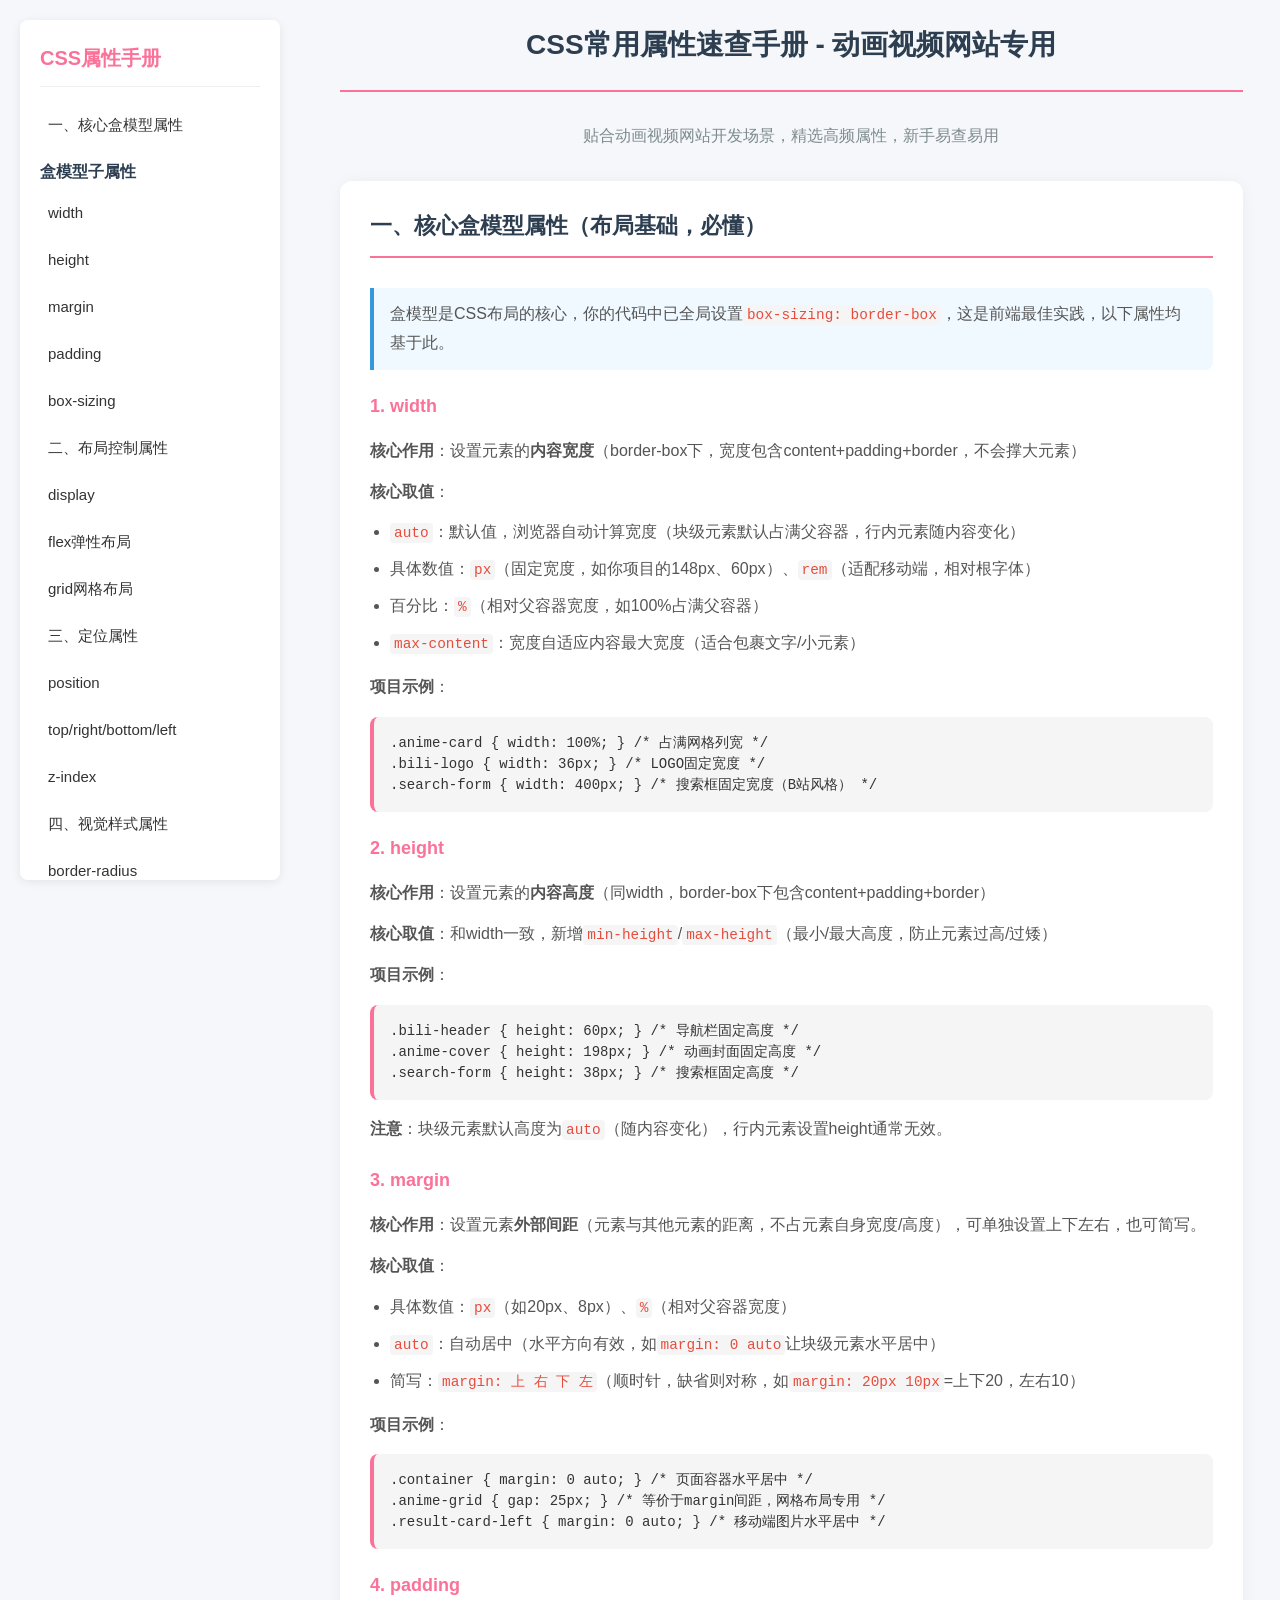
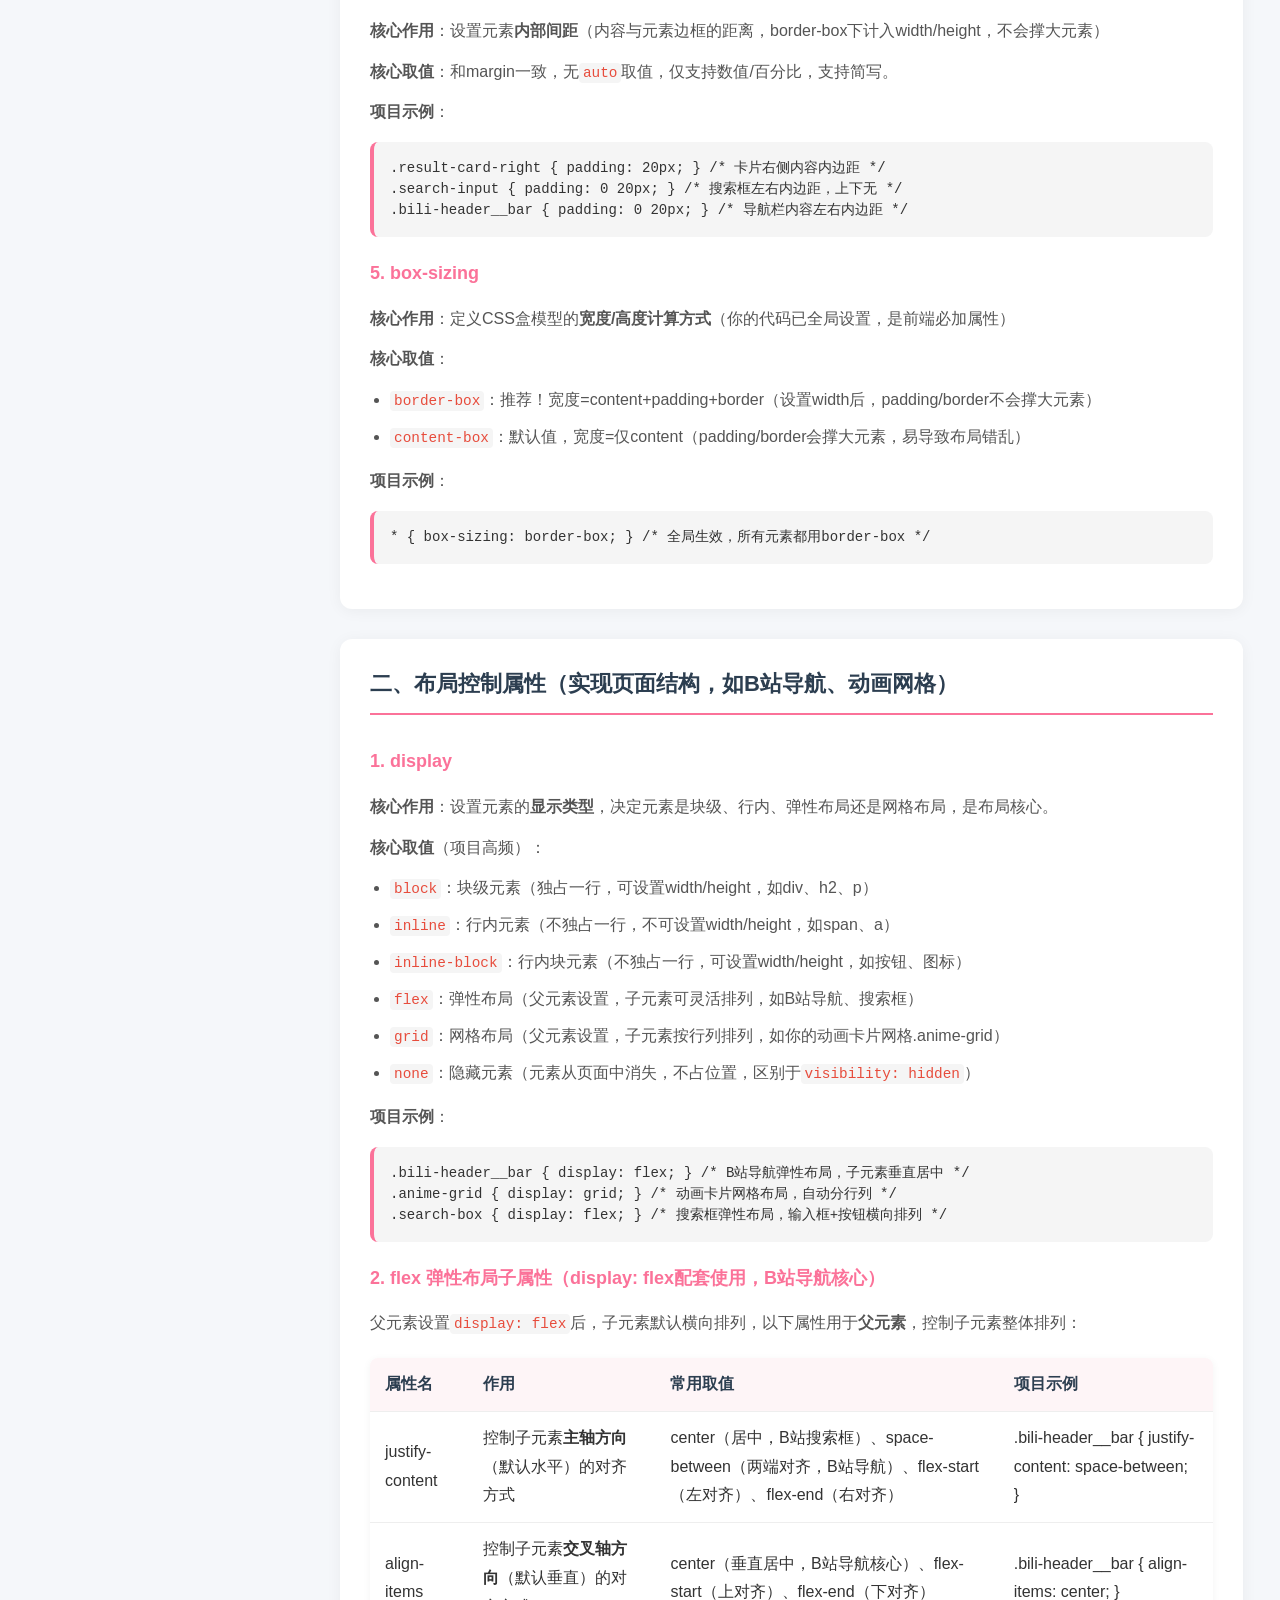
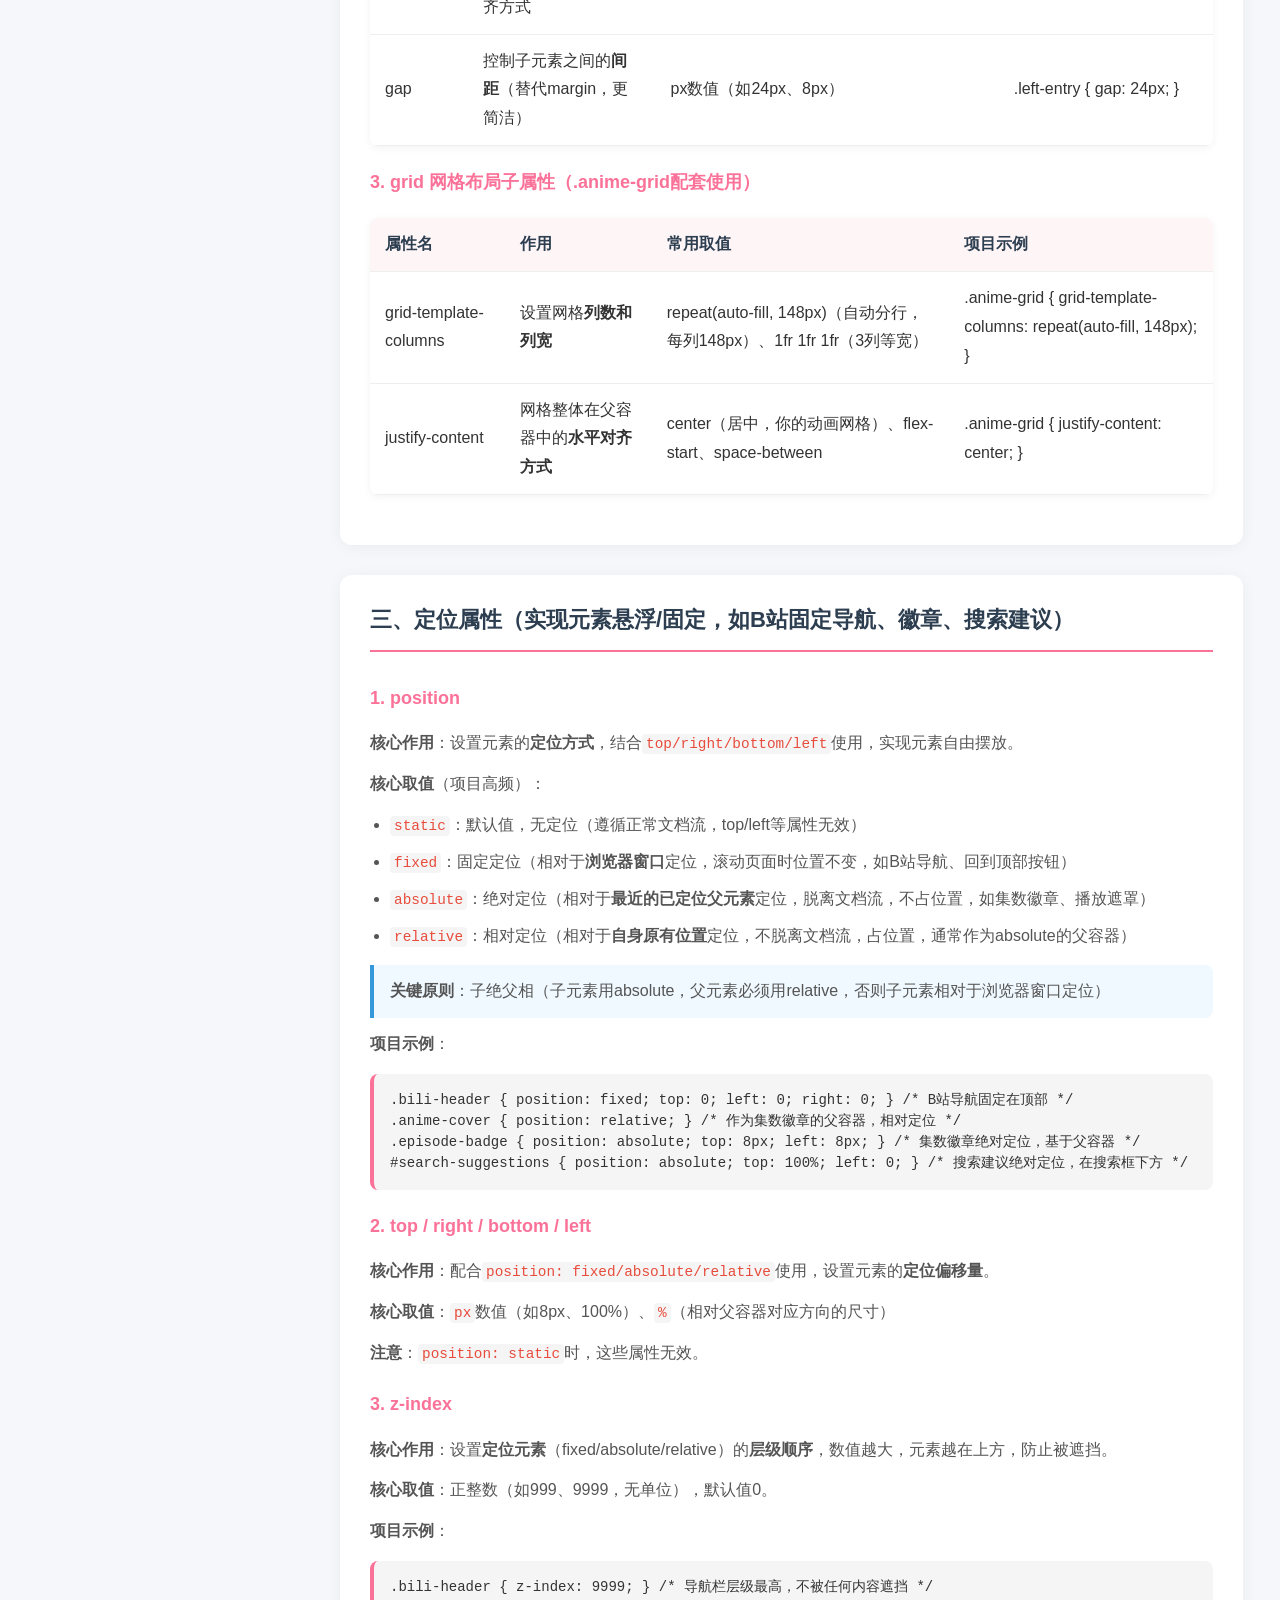
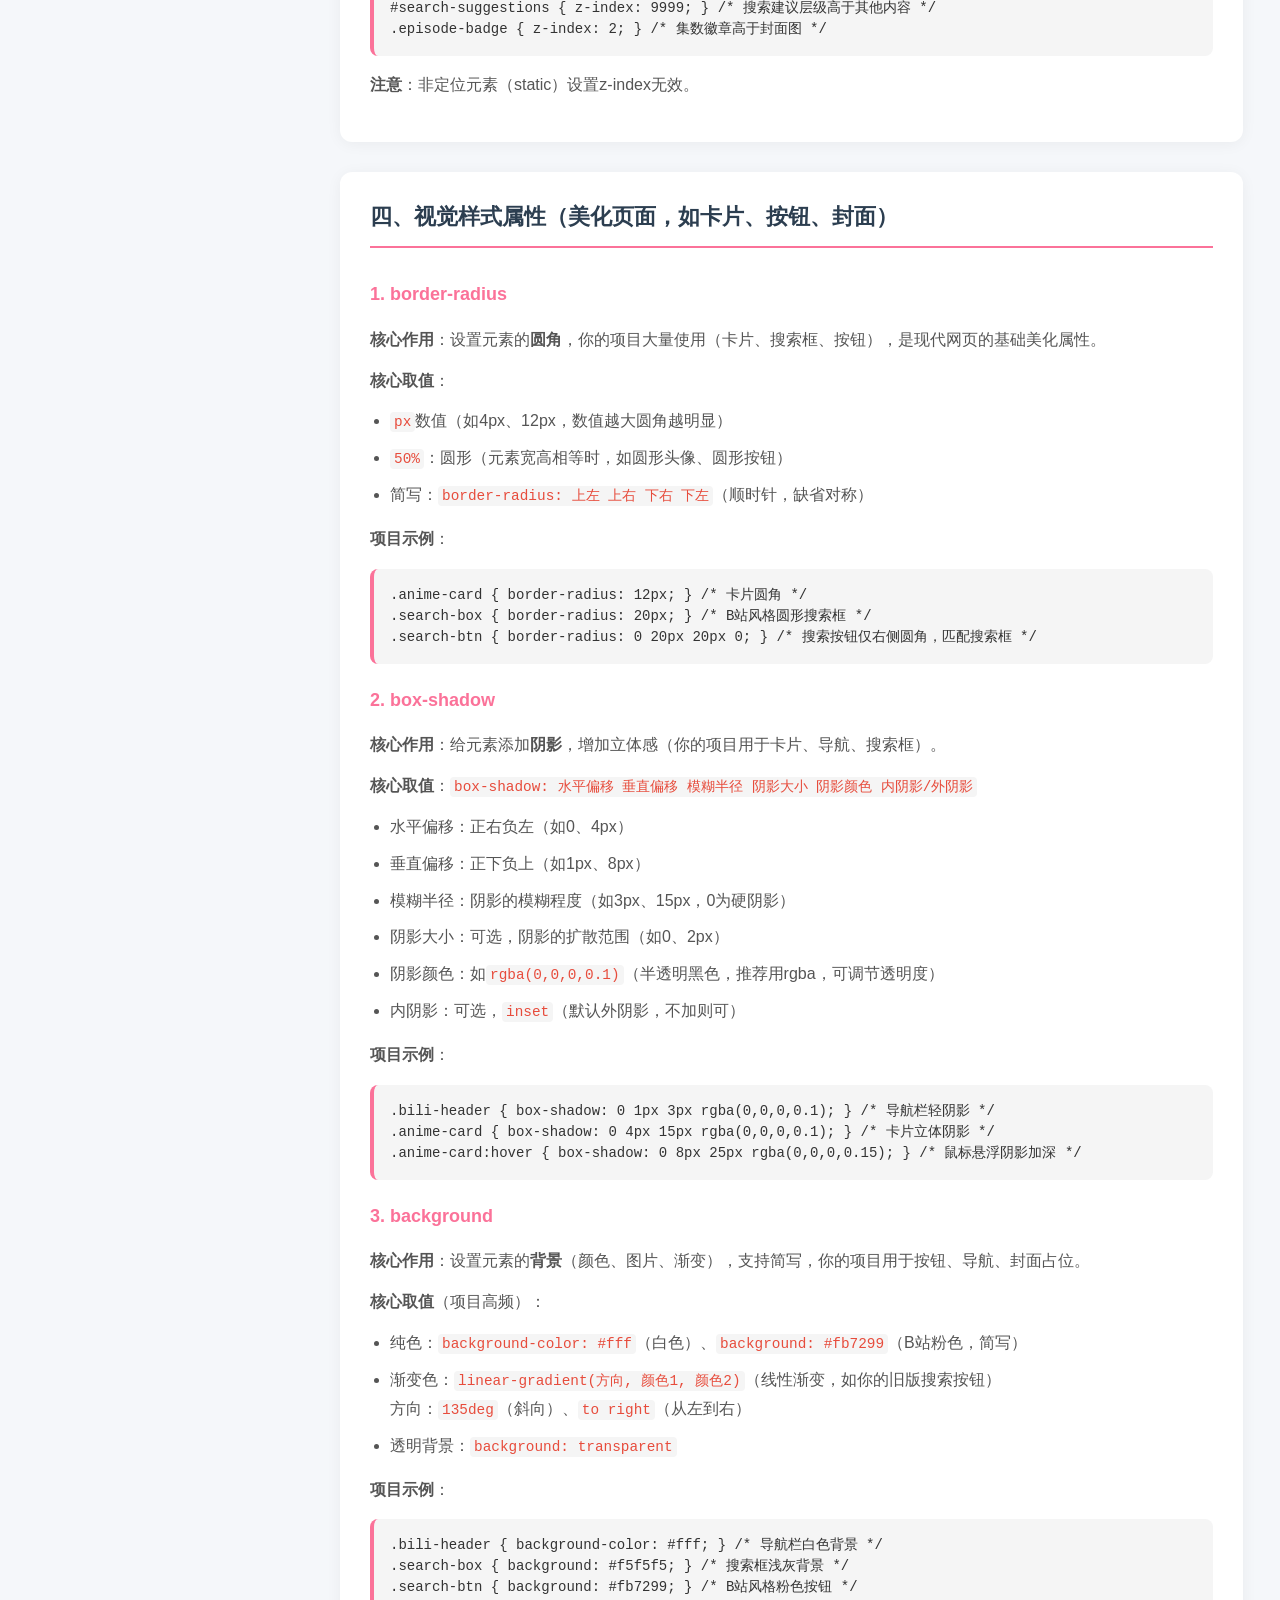
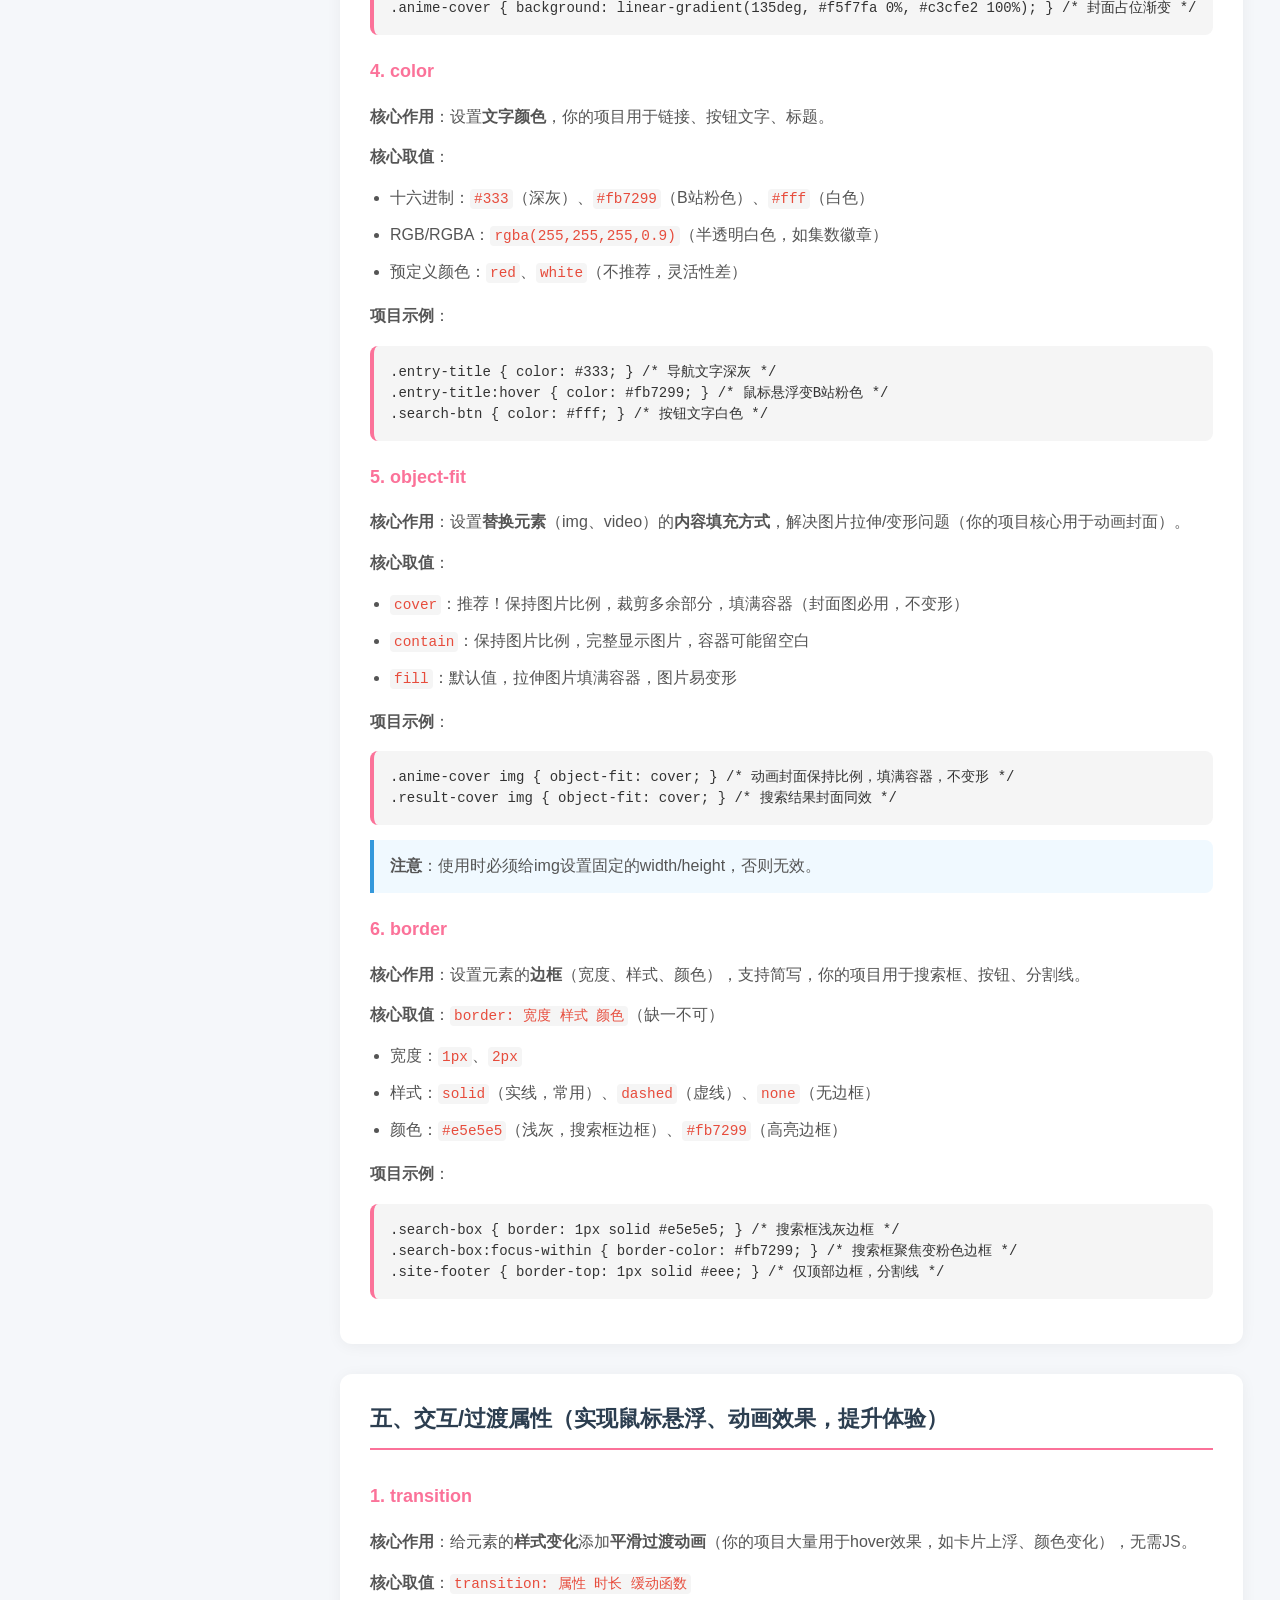
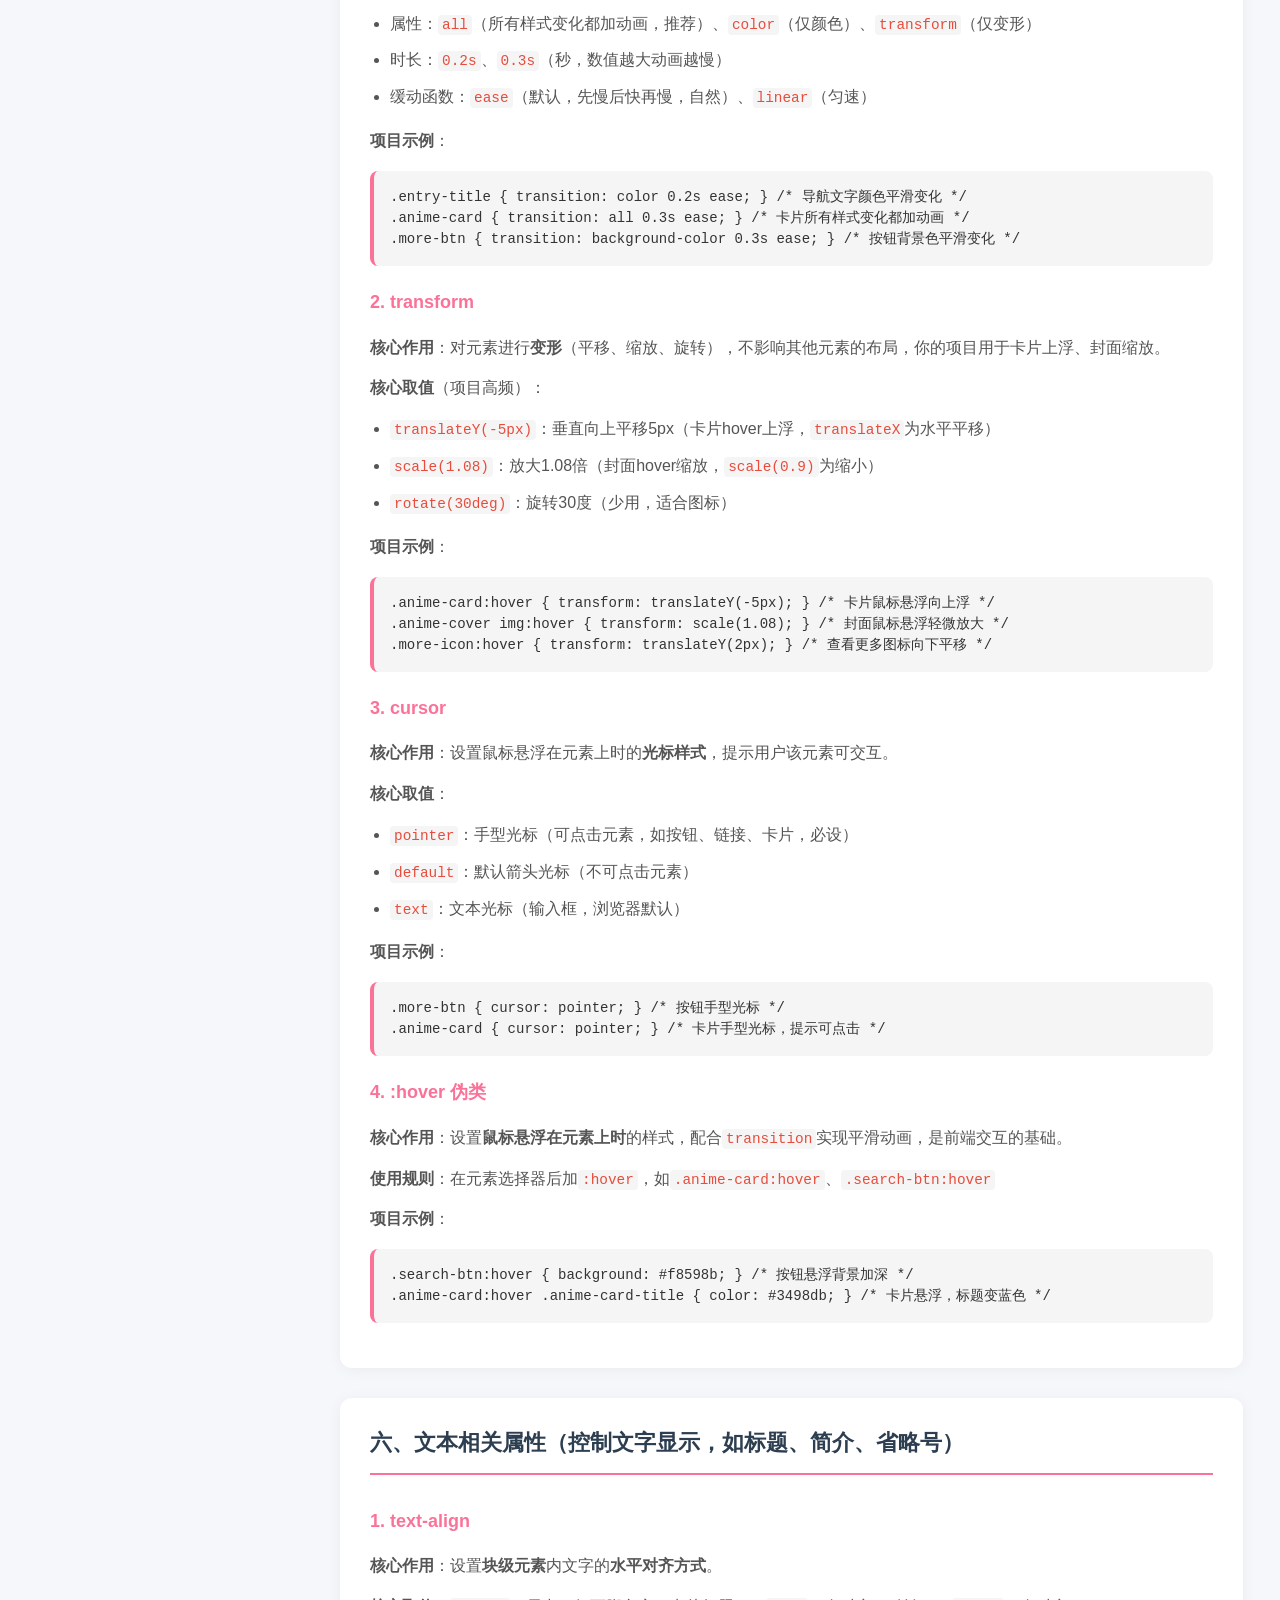
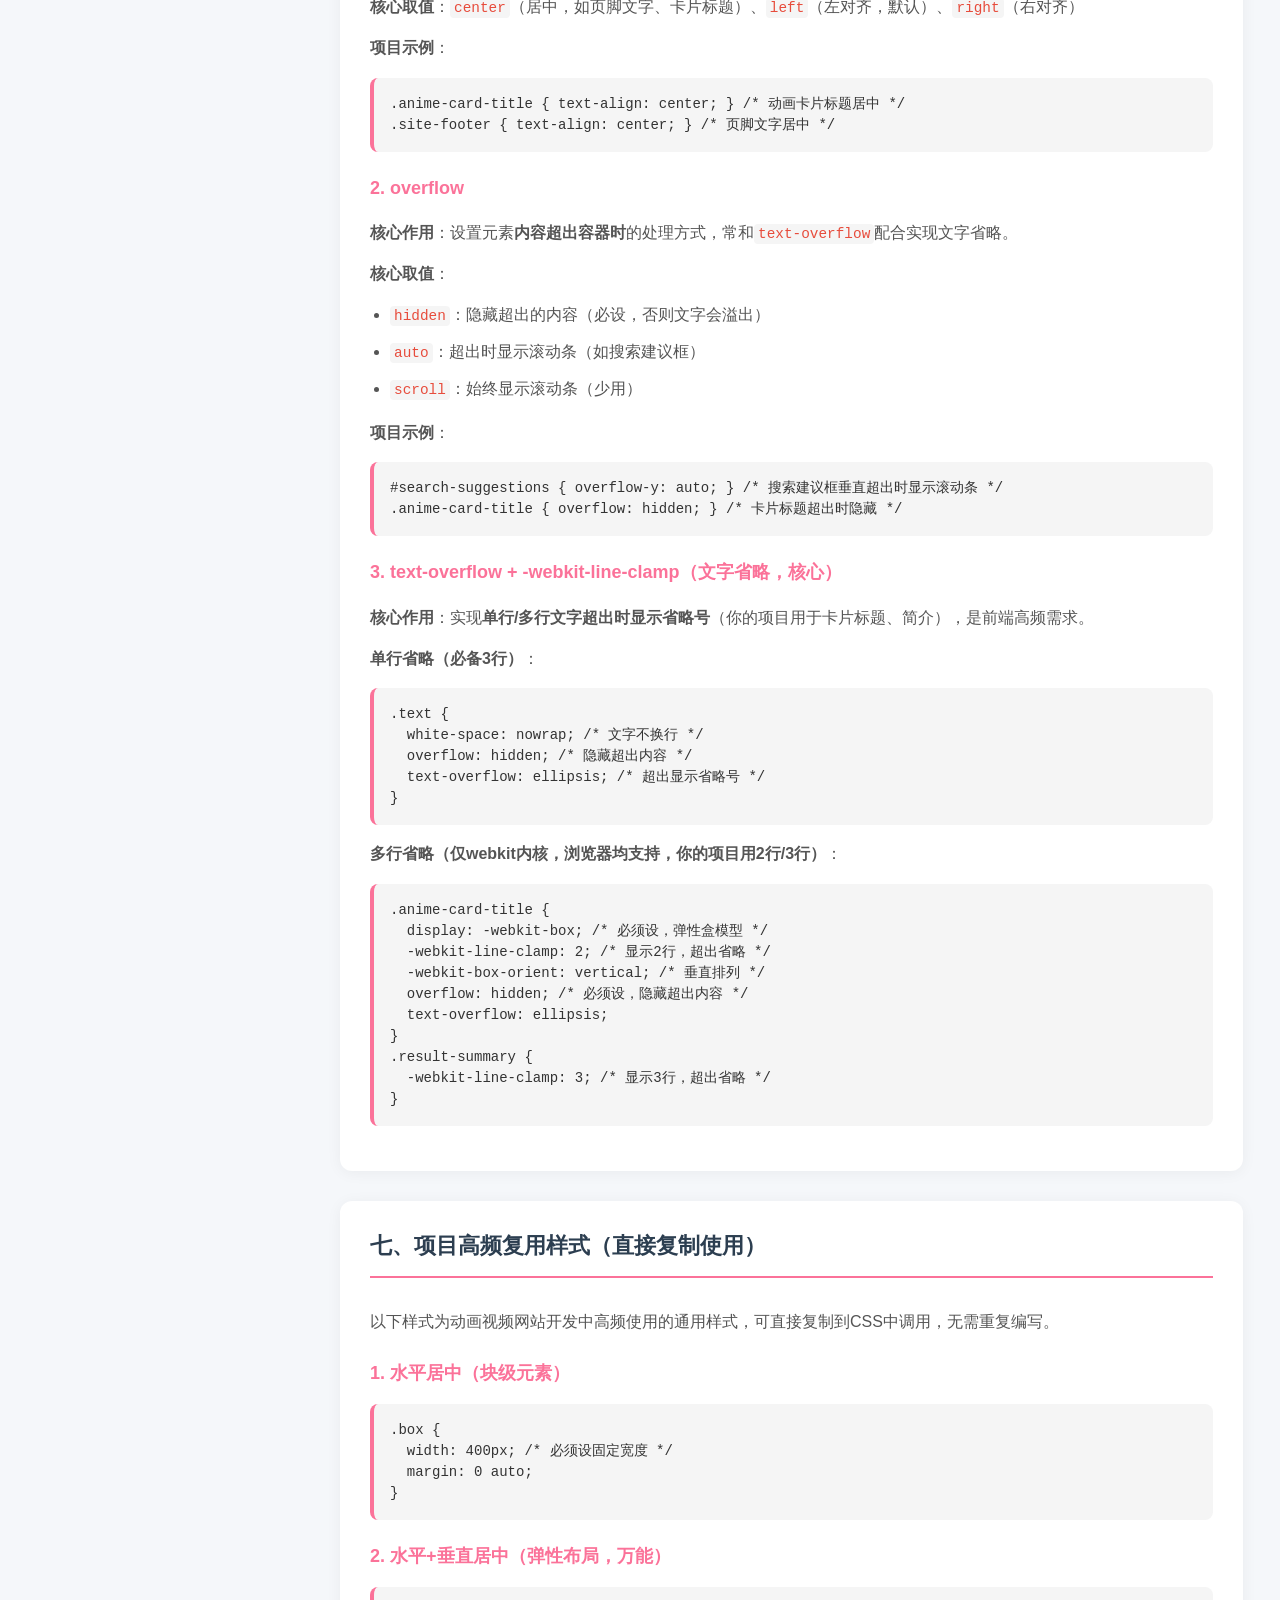
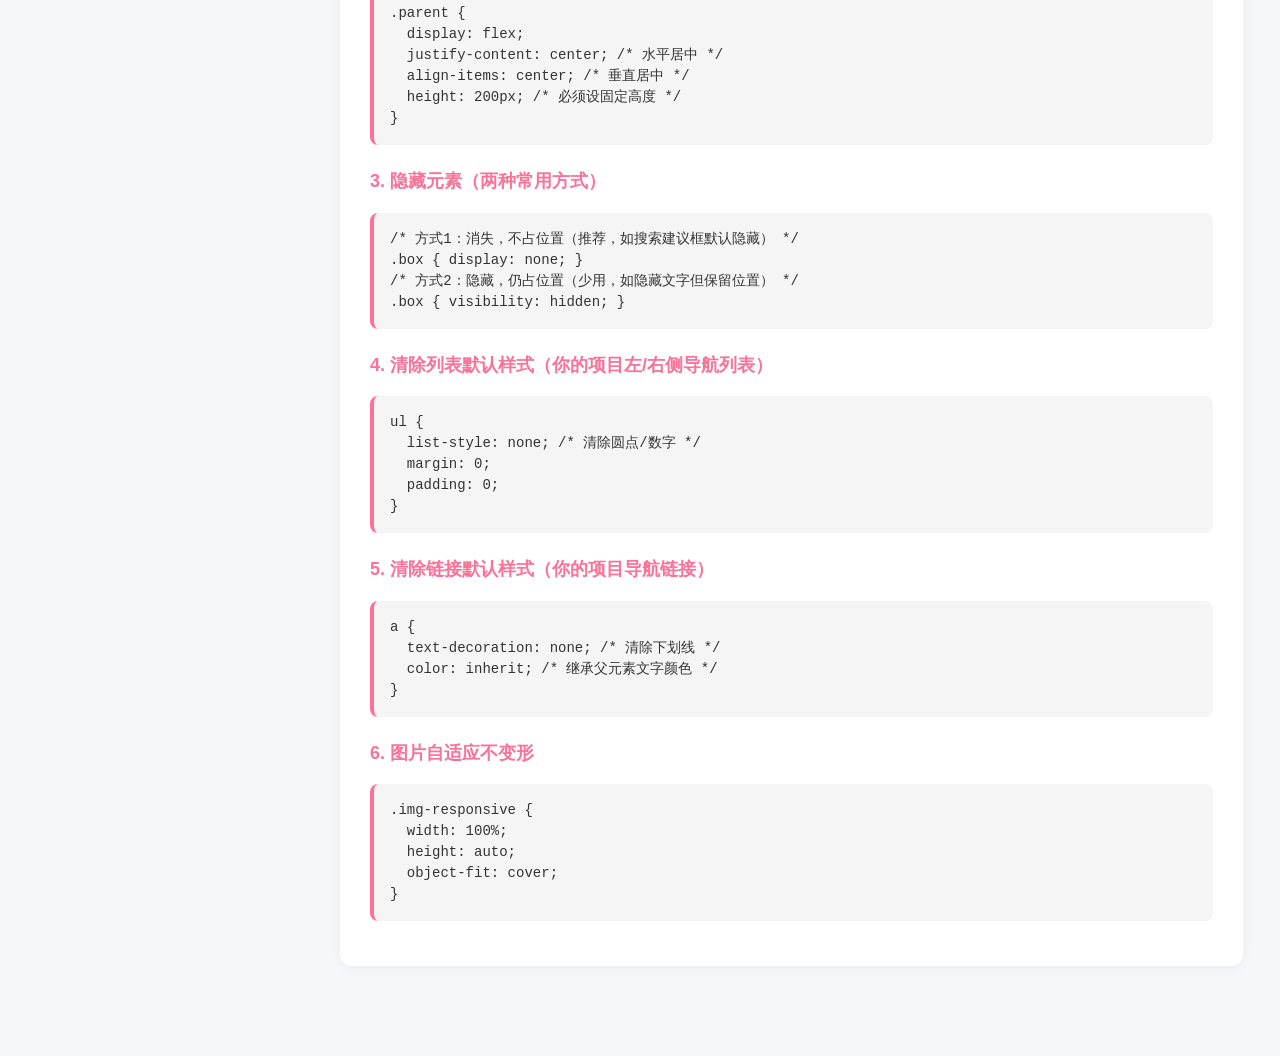
<file: dict.html>
<!DOCTYPE html>
<html lang="zh-CN">
<head>
    <meta charset="UTF-8">
    <meta name="viewport" content="width=device-width, initial-scale=1.0">
    <title>CSS常用属性速查手册 - 动画视频网站专用</title>
    <style>
        * {
            margin: 0;
            padding: 0;
            box-sizing: border-box;
            font-family: "Microsoft YaHei", Arial, sans-serif;
        }

        body {
            background-color: #f5f7fa;
            color: #333;
            line-height: 1.8;
            font-size: 16px;
        }

        /* 整体布局 */
        .container {
            display: flex;
            max-width: 1920px;
            margin: 0 auto;
            padding: 20px 0;
        }

        /* 侧边目录 */
        .sidebar {
            width: 260px;
            position: fixed;
            top: 20px;
            left: 20px;
            bottom: 20px;
            background: #fff;
            border-radius: 8px;
            box-shadow: 0 2px 10px rgba(0,0,0,0.08);
            padding: 20px;
            overflow-y: auto;
            z-index: 99;
        }

        .sidebar-title {
            font-size: 20px;
            color: #fb7299;
            margin-bottom: 20px;
            padding-bottom: 10px;
            border-bottom: 1px solid #eee;
        }

        .sidebar-nav {
            list-style: none;
        }

        .sidebar-nav li {
            margin-bottom: 12px;
        }

        .sidebar-nav a {
            text-decoration: none;
            color: #333;
            font-size: 15px;
            transition: color 0.2s ease;
            display: block;
            padding: 4px 8px;
            border-radius: 4px;
        }

        .sidebar-nav a:hover {
            color: #fb7299;
            background-color: #fef5f7;
        }

        .sidebar-nav .sub-title {
            font-weight: 600;
            margin-top: 16px;
            margin-bottom: 8px;
            color: #2c3e50;
            font-size: 16px;
        }

        /* 主内容区 */
        .main {
            flex: 1;
            margin-left: 300px;
            padding: 0 40px 40px;
        }

        .page-title {
            font-size: 28px;
            color: #2c3e50;
            margin-bottom: 30px;
            text-align: center;
            padding-bottom: 20px;
            border-bottom: 2px solid #fb7299;
        }

        /* 章节样式 */
        .chapter {
            background: #fff;
            border-radius: 12px;
            box-shadow: 0 2px 15px rgba(0,0,0,0.05);
            padding: 30px;
            margin-bottom: 30px;
        }

        .chapter h2 {
            font-size: 22px;
            color: #2c3e50;
            margin-bottom: 25px;
            padding-bottom: 10px;
            border-bottom: 2px solid #fb7299;
            position: relative;
            top: -5px;
        }

        .chapter h3 {
            font-size: 18px;
            color: #fb7299;
            margin: 20px 0 15px;
        }

        .chapter p {
            margin-bottom: 12px;
            color: #555;
        }

        .chapter ul, .chapter ol {
            margin-left: 20px;
            margin-bottom: 15px;
            color: #555;
        }

        .chapter li {
            margin-bottom: 8px;
        }

        /* 代码块样式 */
        pre {
            background-color: #f5f5f5;
            border-radius: 8px;
            padding: 16px;
            margin: 15px 0;
            overflow-x: auto;
            font-family: Consolas, Monaco, 'Courier New', monospace;
            font-size: 14px;
            line-height: 1.5;
            border-left: 4px solid #fb7299;
        }

        code {
            font-family: Consolas, Monaco, 'Courier New', monospace;
            color: #e74c3c;
            padding: 2px 4px;
            border-radius: 4px;
            background-color: #f5f5f5;
            font-size: 90%;
        }

        /* 表格样式 */
        table {
            width: 100%;
            border-collapse: collapse;
            margin: 20px 0;
            border-radius: 8px;
            overflow: hidden;
            box-shadow: 0 2px 8px rgba(0,0,0,0.05);
        }

        table th, table td {
            padding: 12px 15px;
            text-align: left;
            border-bottom: 1px solid #eee;
        }

        table th {
            background-color: #fef5f7;
            color: #2c3e50;
            font-weight: 600;
        }

        table tr:hover {
            background-color: #f9f9f9;
        }

        /* 高亮提示 */
        .tip {
            background-color: #f0f9ff;
            border-left: 4px solid #3498db;
            padding: 12px 16px;
            margin: 15px 0;
            border-radius: 0 8px 8px 0;
            color: #2c7aaf;
        }

        /* 回到顶部按钮 */
        #back-to-top {
            position: fixed;
            bottom: 30px;
            right: 30px;
            width: 48px;
            height: 48px;
            background-color: #fb7299;
            color: #fff;
            border: none;
            border-radius: 50%;
            cursor: pointer;
            font-size: 20px;
            display: flex;
            align-items: center;
            justify-content: center;
            box-shadow: 0 4px 12px rgba(251, 114, 153, 0.3);
            transition: all 0.3s ease;
            opacity: 0;
            visibility: hidden;
            z-index: 999;
        }

        #back-to-top.show {
            opacity: 1;
            visibility: visible;
        }

        #back-to-top:hover {
            background-color: #f8598b;
            transform: translateY(-3px);
        }

        /* 响应式适配 - 移动端 */
        @media (max-width: 768px) {
            .container {
                flex-direction: column;
                padding: 10px;
            }

            .sidebar {
                display: none;
                position: static;
                width: 100%;
                margin-bottom: 20px;
                bottom: auto;
                top: auto;
            }

            .main {
                margin-left: 0;
                padding: 0 10px 20px;
            }

            .page-title {
                font-size: 24px;
            }

            .chapter {
                padding: 20px;
            }

            .chapter h2 {
                font-size: 20px;
            }

            #back-to-top {
                width: 40px;
                height: 40px;
                bottom: 20px;
                right: 20px;
                font-size: 18px;
            }
        }
    </style>
</head>
<body>
    <div class="container">
        <!-- 侧边目录 -->
        <aside class="sidebar">
            <h3 class="sidebar-title">CSS属性手册</h3>
            <ul class="sidebar-nav">
                <li><a href="#box-model">一、核心盒模型属性</a></li>
                <li class="sub-title">盒模型子属性</li>
                <li><a href="#width">width</a></li>
                <li><a href="#height">height</a></li>
                <li><a href="#margin">margin</a></li>
                <li><a href="#padding">padding</a></li>
                <li><a href="#box-sizing">box-sizing</a></li>
                <li><a href="#layout">二、布局控制属性</a></li>
                <li><a href="#display">display</a></li>
                <li><a href="#flex">flex弹性布局</a></li>
                <li><a href="#grid">grid网格布局</a></li>
                <li><a href="#position">三、定位属性</a></li>
                <li><a href="#pos-type">position</a></li>
                <li><a href="#pos-offset">top/right/bottom/left</a></li>
                <li><a href="#z-index">z-index</a></li>
                <li><a href="#visual">四、视觉样式属性</a></li>
                <li><a href="#border-radius">border-radius</a></li>
                <li><a href="#box-shadow">box-shadow</a></li>
                <li><a href="#background">background</a></li>
                <li><a href="#color">color</a></li>
                <li><a href="#object-fit">object-fit</a></li>
                <li><a href="#border">border</a></li>
                <li><a href="#interactive">五、交互/过渡属性</a></li>
                <li><a href="#transition">transition</a></li>
                <li><a href="#transform">transform</a></li>
                <li><a href="#cursor">cursor</a></li>
                <li><a href="#hover">:hover伪类</a></li>
                <li><a href="#text">六、文本相关属性</a></li>
                <li><a href="#text-align">text-align</a></li>
                <li><a href="#overflow">overflow</a></li>
                <li><a href="#text-ellipsis">文字省略</a></li>
                <li><a href="#common">七、高频复用样式</a></li>
            </ul>
        </aside>

        <!-- 主内容区 -->
        <main class="main">
            <h1 class="page-title">CSS常用属性速查手册 - 动画视频网站专用</h1>
            <p style="text-align: center; color: #7f8c8d; margin-bottom: 30px;">贴合动画视频网站开发场景，精选高频属性，新手易查易用</p>

            <!-- 一、核心盒模型属性 -->
            <section class="chapter" id="box-model">
                <h2>一、核心盒模型属性（布局基础，必懂）</h2>
                <p class="tip">盒模型是CSS布局的核心，你的代码中已全局设置<code>box-sizing: border-box</code>，这是前端最佳实践，以下属性均基于此。</p>

                <h3 id="width">1. width</h3>
                <p><strong>核心作用</strong>：设置元素的<strong>内容宽度</strong>（border-box下，宽度包含content+padding+border，不会撑大元素）</p>
                <p><strong>核心取值</strong>：</p>
                <ul>
                    <li><code>auto</code>：默认值，浏览器自动计算宽度（块级元素默认占满父容器，行内元素随内容变化）</li>
                    <li>具体数值：<code>px</code>（固定宽度，如你项目的148px、60px）、<code>rem</code>（适配移动端，相对根字体）</li>
                    <li>百分比：<code>%</code>（相对父容器宽度，如100%占满父容器）</li>
                    <li><code>max-content</code>：宽度自适应内容最大宽度（适合包裹文字/小元素）</li>
                </ul>
                <p><strong>项目示例</strong>：</p>
                <pre>
.anime-card { width: 100%; } /* 占满网格列宽 */
.bili-logo { width: 36px; } /* LOGO固定宽度 */
.search-form { width: 400px; } /* 搜索框固定宽度（B站风格） */</pre>

                <h3 id="height">2. height</h3>
                <p><strong>核心作用</strong>：设置元素的<strong>内容高度</strong>（同width，border-box下包含content+padding+border）</p>
                <p><strong>核心取值</strong>：和width一致，新增<code>min-height</code>/<code>max-height</code>（最小/最大高度，防止元素过高/过矮）</p>
                <p><strong>项目示例</strong>：</p>
                <pre>
.bili-header { height: 60px; } /* 导航栏固定高度 */
.anime-cover { height: 198px; } /* 动画封面固定高度 */
.search-form { height: 38px; } /* 搜索框固定高度 */</pre>
                <p><strong>注意</strong>：块级元素默认高度为<code>auto</code>（随内容变化），行内元素设置height通常无效。</p>

                <h3 id="margin">3. margin</h3>
                <p><strong>核心作用</strong>：设置元素<strong>外部间距</strong>（元素与其他元素的距离，不占元素自身宽度/高度），可单独设置上下左右，也可简写。</p>
                <p><strong>核心取值</strong>：</p>
                <ul>
                    <li>具体数值：<code>px</code>（如20px、8px）、<code>%</code>（相对父容器宽度）</li>
                    <li><code>auto</code>：自动居中（水平方向有效，如<code>margin: 0 auto</code>让块级元素水平居中）</li>
                    <li>简写：<code>margin: 上 右 下 左</code>（顺时针，缺省则对称，如<code>margin: 20px 10px</code>=上下20，左右10）</li>
                </ul>
                <p><strong>项目示例</strong>：</p>
                <pre>
.container { margin: 0 auto; } /* 页面容器水平居中 */
.anime-grid { gap: 25px; } /* 等价于margin间距，网格布局专用 */
.result-card-left { margin: 0 auto; } /* 移动端图片水平居中 */</pre>

                <h3 id="padding">4. padding</h3>
                <p><strong>核心作用</strong>：设置元素<strong>内部间距</strong>（内容与元素边框的距离，border-box下计入width/height，不会撑大元素）</p>
                <p><strong>核心取值</strong>：和margin一致，无<code>auto</code>取值，仅支持数值/百分比，支持简写。</p>
                <p><strong>项目示例</strong>：</p>
                <pre>
.result-card-right { padding: 20px; } /* 卡片右侧内容内边距 */
.search-input { padding: 0 20px; } /* 搜索框左右内边距，上下无 */
.bili-header__bar { padding: 0 20px; } /* 导航栏内容左右内边距 */</pre>

                <h3 id="box-sizing">5. box-sizing</h3>
                <p><strong>核心作用</strong>：定义CSS盒模型的<strong>宽度/高度计算方式</strong>（你的代码已全局设置，是前端必加属性）</p>
                <p><strong>核心取值</strong>：</p>
                <ul>
                    <li><code>border-box</code>：推荐！宽度=content+padding+border（设置width后，padding/border不会撑大元素）</li>
                    <li><code>content-box</code>：默认值，宽度=仅content（padding/border会撑大元素，易导致布局错乱）</li>
                </ul>
                <p><strong>项目示例</strong>：</p>
                <pre>
* { box-sizing: border-box; } /* 全局生效，所有元素都用border-box */</pre>
            </section>

            <!-- 二、布局控制属性 -->
            <section class="chapter" id="layout">
                <h2>二、布局控制属性（实现页面结构，如B站导航、动画网格）</h2>

                <h3 id="display">1. display</h3>
                <p><strong>核心作用</strong>：设置元素的<strong>显示类型</strong>，决定元素是块级、行内、弹性布局还是网格布局，是布局核心。</p>
                <p><strong>核心取值</strong>（项目高频）：</p>
                <ul>
                    <li><code>block</code>：块级元素（独占一行，可设置width/height，如div、h2、p）</li>
                    <li><code>inline</code>：行内元素（不独占一行，不可设置width/height，如span、a）</li>
                    <li><code>inline-block</code>：行内块元素（不独占一行，可设置width/height，如按钮、图标）</li>
                    <li><code>flex</code>：弹性布局（父元素设置，子元素可灵活排列，如B站导航、搜索框）</li>
                    <li><code>grid</code>：网格布局（父元素设置，子元素按行列排列，如你的动画卡片网格.anime-grid）</li>
                    <li><code>none</code>：隐藏元素（元素从页面中消失，不占位置，区别于<code>visibility: hidden</code>）</li>
                </ul>
                <p><strong>项目示例</strong>：</p>
                <pre>
.bili-header__bar { display: flex; } /* B站导航弹性布局，子元素垂直居中 */
.anime-grid { display: grid; } /* 动画卡片网格布局，自动分行列 */
.search-box { display: flex; } /* 搜索框弹性布局，输入框+按钮横向排列 */</pre>

                <h3 id="flex">2. flex 弹性布局子属性（display: flex配套使用，B站导航核心）</h3>
                <p>父元素设置<code>display: flex</code>后，子元素默认横向排列，以下属性用于<strong>父元素</strong>，控制子元素整体排列：</p>
                <table>
                    <tr>
                        <th>属性名</th>
                        <th>作用</th>
                        <th>常用取值</th>
                        <th>项目示例</th>
                    </tr>
                    <tr>
                        <td>justify-content</td>
                        <td>控制子元素<strong>主轴方向</strong>（默认水平）的对齐方式</td>
                        <td>center（居中，B站搜索框）、space-between（两端对齐，B站导航）、flex-start（左对齐）、flex-end（右对齐）</td>
                        <td>.bili-header__bar { justify-content: space-between; }</td>
                    </tr>
                    <tr>
                        <td>align-items</td>
                        <td>控制子元素<strong>交叉轴方向</strong>（默认垂直）的对齐方式</td>
                        <td>center（垂直居中，B站导航核心）、flex-start（上对齐）、flex-end（下对齐）</td>
                        <td>.bili-header__bar { align-items: center; }</td>
                    </tr>
                    <tr>
                        <td>gap</td>
                        <td>控制子元素之间的<strong>间距</strong>（替代margin，更简洁）</td>
                        <td>px数值（如24px、8px）</td>
                        <td>.left-entry { gap: 24px; }</td>
                    </tr>
                </table>

                <h3 id="grid">3. grid 网格布局子属性（.anime-grid配套使用）</h3>
                <table>
                    <tr>
                        <th>属性名</th>
                        <th>作用</th>
                        <th>常用取值</th>
                        <th>项目示例</th>
                    </tr>
                    <tr>
                        <td>grid-template-columns</td>
                        <td>设置网格<strong>列数和列宽</strong></td>
                        <td>repeat(auto-fill, 148px)（自动分行，每列148px）、1fr 1fr 1fr（3列等宽）</td>
                        <td>.anime-grid { grid-template-columns: repeat(auto-fill, 148px); }</td>
                    </tr>
                    <tr>
                        <td>justify-content</td>
                        <td>网格整体在父容器中的<strong>水平对齐方式</strong></td>
                        <td>center（居中，你的动画网格）、flex-start、space-between</td>
                        <td>.anime-grid { justify-content: center; }</td>
                    </tr>
                </table>
            </section>

            <!-- 三、定位属性 -->
            <section class="chapter" id="position">
                <h2>三、定位属性（实现元素悬浮/固定，如B站固定导航、徽章、搜索建议）</h2>

                <h3 id="pos-type">1. position</h3>
                <p><strong>核心作用</strong>：设置元素的<strong>定位方式</strong>，结合<code>top/right/bottom/left</code>使用，实现元素自由摆放。</p>
                <p><strong>核心取值</strong>（项目高频）：</p>
                <ul>
                    <li><code>static</code>：默认值，无定位（遵循正常文档流，top/left等属性无效）</li>
                    <li><code>fixed</code>：固定定位（相对于<strong>浏览器窗口</strong>定位，滚动页面时位置不变，如B站导航、回到顶部按钮）</li>
                    <li><code>absolute</code>：绝对定位（相对于<strong>最近的已定位父元素</strong>定位，脱离文档流，不占位置，如集数徽章、播放遮罩）</li>
                    <li><code>relative</code>：相对定位（相对于<strong>自身原有位置</strong>定位，不脱离文档流，占位置，通常作为absolute的父容器）</li>
                </ul>
                <p class="tip"><strong>关键原则</strong>：子绝父相（子元素用absolute，父元素必须用relative，否则子元素相对于浏览器窗口定位）</p>
                <p><strong>项目示例</strong>：</p>
                <pre>
.bili-header { position: fixed; top: 0; left: 0; right: 0; } /* B站导航固定在顶部 */
.anime-cover { position: relative; } /* 作为集数徽章的父容器，相对定位 */
.episode-badge { position: absolute; top: 8px; left: 8px; } /* 集数徽章绝对定位，基于父容器 */
#search-suggestions { position: absolute; top: 100%; left: 0; } /* 搜索建议绝对定位，在搜索框下方 */</pre>

                <h3 id="pos-offset">2. top / right / bottom / left</h3>
                <p><strong>核心作用</strong>：配合<code>position: fixed/absolute/relative</code>使用，设置元素的<strong>定位偏移量</strong>。</p>
                <p><strong>核心取值</strong>：<code>px</code>数值（如8px、100%）、<code>%</code>（相对父容器对应方向的尺寸）</p>
                <p><strong>注意</strong>：<code>position: static</code>时，这些属性无效。</p>

                <h3 id="z-index">3. z-index</h3>
                <p><strong>核心作用</strong>：设置<strong>定位元素</strong>（fixed/absolute/relative）的<strong>层级顺序</strong>，数值越大，元素越在上方，防止被遮挡。</p>
                <p><strong>核心取值</strong>：正整数（如999、9999，无单位），默认值0。</p>
                <p><strong>项目示例</strong>：</p>
                <pre>
.bili-header { z-index: 9999; } /* 导航栏层级最高，不被任何内容遮挡 */
#search-suggestions { z-index: 9999; } /* 搜索建议层级高于其他内容 */
.episode-badge { z-index: 2; } /* 集数徽章高于封面图 */</pre>
                <p><strong>注意</strong>：非定位元素（static）设置z-index无效。</p>
            </section>

            <!-- 四、视觉样式属性 -->
            <section class="chapter" id="visual">
                <h2>四、视觉样式属性（美化页面，如卡片、按钮、封面）</h2>

                <h3 id="border-radius">1. border-radius</h3>
                <p><strong>核心作用</strong>：设置元素的<strong>圆角</strong>，你的项目大量使用（卡片、搜索框、按钮），是现代网页的基础美化属性。</p>
                <p><strong>核心取值</strong>：</p>
                <ul>
                    <li><code>px</code>数值（如4px、12px，数值越大圆角越明显）</li>
                    <li><code>50%</code>：圆形（元素宽高相等时，如圆形头像、圆形按钮）</li>
                    <li>简写：<code>border-radius: 上左 上右 下右 下左</code>（顺时针，缺省对称）</li>
                </ul>
                <p><strong>项目示例</strong>：</p>
                <pre>
.anime-card { border-radius: 12px; } /* 卡片圆角 */
.search-box { border-radius: 20px; } /* B站风格圆形搜索框 */
.search-btn { border-radius: 0 20px 20px 0; } /* 搜索按钮仅右侧圆角，匹配搜索框 */</pre>

                <h3 id="box-shadow">2. box-shadow</h3>
                <p><strong>核心作用</strong>：给元素添加<strong>阴影</strong>，增加立体感（你的项目用于卡片、导航、搜索框）。</p>
                <p><strong>核心取值</strong>：<code>box-shadow: 水平偏移 垂直偏移 模糊半径 阴影大小 阴影颜色 内阴影/外阴影</code></p>
                <ul>
                    <li>水平偏移：正右负左（如0、4px）</li>
                    <li>垂直偏移：正下负上（如1px、8px）</li>
                    <li>模糊半径：阴影的模糊程度（如3px、15px，0为硬阴影）</li>
                    <li>阴影大小：可选，阴影的扩散范围（如0、2px）</li>
                    <li>阴影颜色：如<code>rgba(0,0,0,0.1)</code>（半透明黑色，推荐用rgba，可调节透明度）</li>
                    <li>内阴影：可选，<code>inset</code>（默认外阴影，不加则可）</li>
                </ul>
                <p><strong>项目示例</strong>：</p>
                <pre>
.bili-header { box-shadow: 0 1px 3px rgba(0,0,0,0.1); } /* 导航栏轻阴影 */
.anime-card { box-shadow: 0 4px 15px rgba(0,0,0,0.1); } /* 卡片立体阴影 */
.anime-card:hover { box-shadow: 0 8px 25px rgba(0,0,0,0.15); } /* 鼠标悬浮阴影加深 */</pre>

                <h3 id="background">3. background</h3>
                <p><strong>核心作用</strong>：设置元素的<strong>背景</strong>（颜色、图片、渐变），支持简写，你的项目用于按钮、导航、封面占位。</p>
                <p><strong>核心取值</strong>（项目高频）：</p>
                <ul>
                    <li>纯色：<code>background-color: #fff</code>（白色）、<code>background: #fb7299</code>（B站粉色，简写）</li>
                    <li>渐变色：<code>linear-gradient(方向, 颜色1, 颜色2)</code>（线性渐变，如你的旧版搜索按钮）<br>
                        方向：<code>135deg</code>（斜向）、<code>to right</code>（从左到右）</li>
                    <li>透明背景：<code>background: transparent</code></li>
                </ul>
                <p><strong>项目示例</strong>：</p>
                <pre>
.bili-header { background-color: #fff; } /* 导航栏白色背景 */
.search-box { background: #f5f5f5; } /* 搜索框浅灰背景 */
.search-btn { background: #fb7299; } /* B站风格粉色按钮 */
.anime-cover { background: linear-gradient(135deg, #f5f7fa 0%, #c3cfe2 100%); } /* 封面占位渐变 */</pre>

                <h3 id="color">4. color</h3>
                <p><strong>核心作用</strong>：设置<strong>文字颜色</strong>，你的项目用于链接、按钮文字、标题。</p>
                <p><strong>核心取值</strong>：</p>
                <ul>
                    <li>十六进制：<code>#333</code>（深灰）、<code>#fb7299</code>（B站粉色）、<code>#fff</code>（白色）</li>
                    <li>RGB/RGBA：<code>rgba(255,255,255,0.9)</code>（半透明白色，如集数徽章）</li>
                    <li>预定义颜色：<code>red</code>、<code>white</code>（不推荐，灵活性差）</li>
                </ul>
                <p><strong>项目示例</strong>：</p>
                <pre>
.entry-title { color: #333; } /* 导航文字深灰 */
.entry-title:hover { color: #fb7299; } /* 鼠标悬浮变B站粉色 */
.search-btn { color: #fff; } /* 按钮文字白色 */</pre>

                <h3 id="object-fit">5. object-fit</h3>
                <p><strong>核心作用</strong>：设置<strong>替换元素</strong>（img、video）的<strong>内容填充方式</strong>，解决图片拉伸/变形问题（你的项目核心用于动画封面）。</p>
                <p><strong>核心取值</strong>：</p>
                <ul>
                    <li><code>cover</code>：推荐！保持图片比例，裁剪多余部分，填满容器（封面图必用，不变形）</li>
                    <li><code>contain</code>：保持图片比例，完整显示图片，容器可能留空白</li>
                    <li><code>fill</code>：默认值，拉伸图片填满容器，图片易变形</li>
                </ul>
                <p><strong>项目示例</strong>：</p>
                <pre>
.anime-cover img { object-fit: cover; } /* 动画封面保持比例，填满容器，不变形 */
.result-cover img { object-fit: cover; } /* 搜索结果封面同效 */</pre>
                <p class="tip"><strong>注意</strong>：使用时必须给img设置固定的width/height，否则无效。</p>

                <h3 id="border">6. border</h3>
                <p><strong>核心作用</strong>：设置元素的<strong>边框</strong>（宽度、样式、颜色），支持简写，你的项目用于搜索框、按钮、分割线。</p>
                <p><strong>核心取值</strong>：<code>border: 宽度 样式 颜色</code>（缺一不可）</p>
                <ul>
                    <li>宽度：<code>1px</code>、<code>2px</code></li>
                    <li>样式：<code>solid</code>（实线，常用）、<code>dashed</code>（虚线）、<code>none</code>（无边框）</li>
                    <li>颜色：<code>#e5e5e5</code>（浅灰，搜索框边框）、<code>#fb7299</code>（高亮边框）</li>
                </ul>
                <p><strong>项目示例</strong>：</p>
                <pre>
.search-box { border: 1px solid #e5e5e5; } /* 搜索框浅灰边框 */
.search-box:focus-within { border-color: #fb7299; } /* 搜索框聚焦变粉色边框 */
.site-footer { border-top: 1px solid #eee; } /* 仅顶部边框，分割线 */</pre>
            </section>

            <!-- 五、交互/过渡属性 -->
            <section class="chapter" id="interactive">
                <h2>五、交互/过渡属性（实现鼠标悬浮、动画效果，提升体验）</h2>

                <h3 id="transition">1. transition</h3>
                <p><strong>核心作用</strong>：给元素的<strong>样式变化</strong>添加<strong>平滑过渡动画</strong>（你的项目大量用于hover效果，如卡片上浮、颜色变化），无需JS。</p>
                <p><strong>核心取值</strong>：<code>transition: 属性 时长 缓动函数</code></p>
                <ul>
                    <li>属性：<code>all</code>（所有样式变化都加动画，推荐）、<code>color</code>（仅颜色）、<code>transform</code>（仅变形）</li>
                    <li>时长：<code>0.2s</code>、<code>0.3s</code>（秒，数值越大动画越慢）</li>
                    <li>缓动函数：<code>ease</code>（默认，先慢后快再慢，自然）、<code>linear</code>（匀速）</li>
                </ul>
                <p><strong>项目示例</strong>：</p>
                <pre>
.entry-title { transition: color 0.2s ease; } /* 导航文字颜色平滑变化 */
.anime-card { transition: all 0.3s ease; } /* 卡片所有样式变化都加动画 */
.more-btn { transition: background-color 0.3s ease; } /* 按钮背景色平滑变化 */</pre>

                <h3 id="transform">2. transform</h3>
                <p><strong>核心作用</strong>：对元素进行<strong>变形</strong>（平移、缩放、旋转），不影响其他元素的布局，你的项目用于卡片上浮、封面缩放。</p>
                <p><strong>核心取值</strong>（项目高频）：</p>
                <ul>
                    <li><code>translateY(-5px)</code>：垂直向上平移5px（卡片hover上浮，<code>translateX</code>为水平平移）</li>
                    <li><code>scale(1.08)</code>：放大1.08倍（封面hover缩放，<code>scale(0.9)</code>为缩小）</li>
                    <li><code>rotate(30deg)</code>：旋转30度（少用，适合图标）</li>
                </ul>
                <p><strong>项目示例</strong>：</p>
                <pre>
.anime-card:hover { transform: translateY(-5px); } /* 卡片鼠标悬浮向上浮 */
.anime-cover img:hover { transform: scale(1.08); } /* 封面鼠标悬浮轻微放大 */
.more-icon:hover { transform: translateY(2px); } /* 查看更多图标向下平移 */</pre>

                <h3 id="cursor">3. cursor</h3>
                <p><strong>核心作用</strong>：设置鼠标悬浮在元素上时的<strong>光标样式</strong>，提示用户该元素可交互。</p>
                <p><strong>核心取值</strong>：</p>
                <ul>
                    <li><code>pointer</code>：手型光标（可点击元素，如按钮、链接、卡片，必设）</li>
                    <li><code>default</code>：默认箭头光标（不可点击元素）</li>
                    <li><code>text</code>：文本光标（输入框，浏览器默认）</li>
                </ul>
                <p><strong>项目示例</strong>：</p>
                <pre>
.more-btn { cursor: pointer; } /* 按钮手型光标 */
.anime-card { cursor: pointer; } /* 卡片手型光标，提示可点击 */</pre>

                <h3 id="hover">4. :hover 伪类</h3>
                <p><strong>核心作用</strong>：设置<strong>鼠标悬浮在元素上时</strong>的样式，配合<code>transition</code>实现平滑动画，是前端交互的基础。</p>
                <p><strong>使用规则</strong>：在元素选择器后加<code>:hover</code>，如<code>.anime-card:hover</code>、<code>.search-btn:hover</code></p>
                <p><strong>项目示例</strong>：</p>
                <pre>
.search-btn:hover { background: #f8598b; } /* 按钮悬浮背景加深 */
.anime-card:hover .anime-card-title { color: #3498db; } /* 卡片悬浮，标题变蓝色 */</pre>
            </section>

            <!-- 六、文本相关属性 -->
            <section class="chapter" id="text">
                <h2>六、文本相关属性（控制文字显示，如标题、简介、省略号）</h2>

                <h3 id="text-align">1. text-align</h3>
                <p><strong>核心作用</strong>：设置<strong>块级元素</strong>内文字的<strong>水平对齐方式</strong>。</p>
                <p><strong>核心取值</strong>：<code>center</code>（居中，如页脚文字、卡片标题）、<code>left</code>（左对齐，默认）、<code>right</code>（右对齐）</p>
                <p><strong>项目示例</strong>：</p>
                <pre>
.anime-card-title { text-align: center; } /* 动画卡片标题居中 */
.site-footer { text-align: center; } /* 页脚文字居中 */</pre>

                <h3 id="overflow">2. overflow</h3>
                <p><strong>核心作用</strong>：设置元素<strong>内容超出容器时</strong>的处理方式，常和<code>text-overflow</code>配合实现文字省略。</p>
                <p><strong>核心取值</strong>：</p>
                <ul>
                    <li><code>hidden</code>：隐藏超出的内容（必设，否则文字会溢出）</li>
                    <li><code>auto</code>：超出时显示滚动条（如搜索建议框）</li>
                    <li><code>scroll</code>：始终显示滚动条（少用）</li>
                </ul>
                <p><strong>项目示例</strong>：</p>
                <pre>
#search-suggestions { overflow-y: auto; } /* 搜索建议框垂直超出时显示滚动条 */
.anime-card-title { overflow: hidden; } /* 卡片标题超出时隐藏 */</pre>

                <h3 id="text-ellipsis">3. text-overflow + -webkit-line-clamp（文字省略，核心）</h3>
                <p><strong>核心作用</strong>：实现<strong>单行/多行文字超出时显示省略号</strong>（你的项目用于卡片标题、简介），是前端高频需求。</p>
                <p><strong>单行省略（必备3行）</strong>：</p>
                <pre>
.text {
  white-space: nowrap; /* 文字不换行 */
  overflow: hidden; /* 隐藏超出内容 */
  text-overflow: ellipsis; /* 超出显示省略号 */
}</pre>
                <p><strong>多行省略（仅webkit内核，浏览器均支持，你的项目用2行/3行）</strong>：</p>
                <pre>
.anime-card-title {
  display: -webkit-box; /* 必须设，弹性盒模型 */
  -webkit-line-clamp: 2; /* 显示2行，超出省略 */
  -webkit-box-orient: vertical; /* 垂直排列 */
  overflow: hidden; /* 必须设，隐藏超出内容 */
  text-overflow: ellipsis;
}
.result-summary {
  -webkit-line-clamp: 3; /* 显示3行，超出省略 */
}</pre>
            </section>

            <!-- 七、高频复用样式 -->
            <section class="chapter" id="common">
                <h2>七、项目高频复用样式（直接复制使用）</h2>
                <p>以下样式为动画视频网站开发中高频使用的通用样式，可直接复制到CSS中调用，无需重复编写。</p>

                <h3>1. 水平居中（块级元素）</h3>
                <pre>
.box {
  width: 400px; /* 必须设固定宽度 */
  margin: 0 auto;
}</pre>

                <h3>2. 水平+垂直居中（弹性布局，万能）</h3>
                <pre>
.parent {
  display: flex;
  justify-content: center; /* 水平居中 */
  align-items: center; /* 垂直居中 */
  height: 200px; /* 必须设固定高度 */
}</pre>

                <h3>3. 隐藏元素（两种常用方式）</h3>
                <pre>
/* 方式1：消失，不占位置（推荐，如搜索建议框默认隐藏） */
.box { display: none; }
/* 方式2：隐藏，仍占位置（少用，如隐藏文字但保留位置） */
.box { visibility: hidden; }</pre>

                <h3>4. 清除列表默认样式（你的项目左/右侧导航列表）</h3>
                <pre>
ul {
  list-style: none; /* 清除圆点/数字 */
  margin: 0;
  padding: 0;
}</pre>

                <h3>5. 清除链接默认样式（你的项目导航链接）</h3>
                <pre>
a {
  text-decoration: none; /* 清除下划线 */
  color: inherit; /* 继承父元素文字颜色 */
}</pre>

                <h3>6. 图片自适应不变形</h3>
                <pre>
.img-responsive {
  width: 100%;
  height: auto;
  object-fit: cover;
}</pre>
            </section>
        </main>
    </div>

    <!-- 回到顶部按钮 -->
    <button id="back-to-top" title="回到顶部">↑</button>

    <script>
        // 回到顶部按钮逻辑
        const backToTop = document.getElementById('back-to-top');
        window.addEventListener('scroll', () => {
            // 滚动超过300px显示按钮
            if (window.scrollY > 300) {
                backToTop.classList.add('show');
            } else {
                backToTop.classList.remove('show');
            }
        });

        backToTop.addEventListener('click', () => {
            // 平滑滚动到顶部
            window.scrollTo({
                top: 0,
                behavior: 'smooth'
            });
        });

        // 侧边目录链接平滑滚动
        document.querySelectorAll('.sidebar-nav a').forEach(link => {
            link.addEventListener('click', (e) => {
                e.preventDefault();
                const targetId = link.getAttribute('href');
                const targetElement = document.querySelector(targetId);
                if (targetElement) {
                    targetElement.scrollIntoView({
                        behavior: 'smooth'
                    });
                }
            });
        });
    </script>
</body>
</html>
</file>
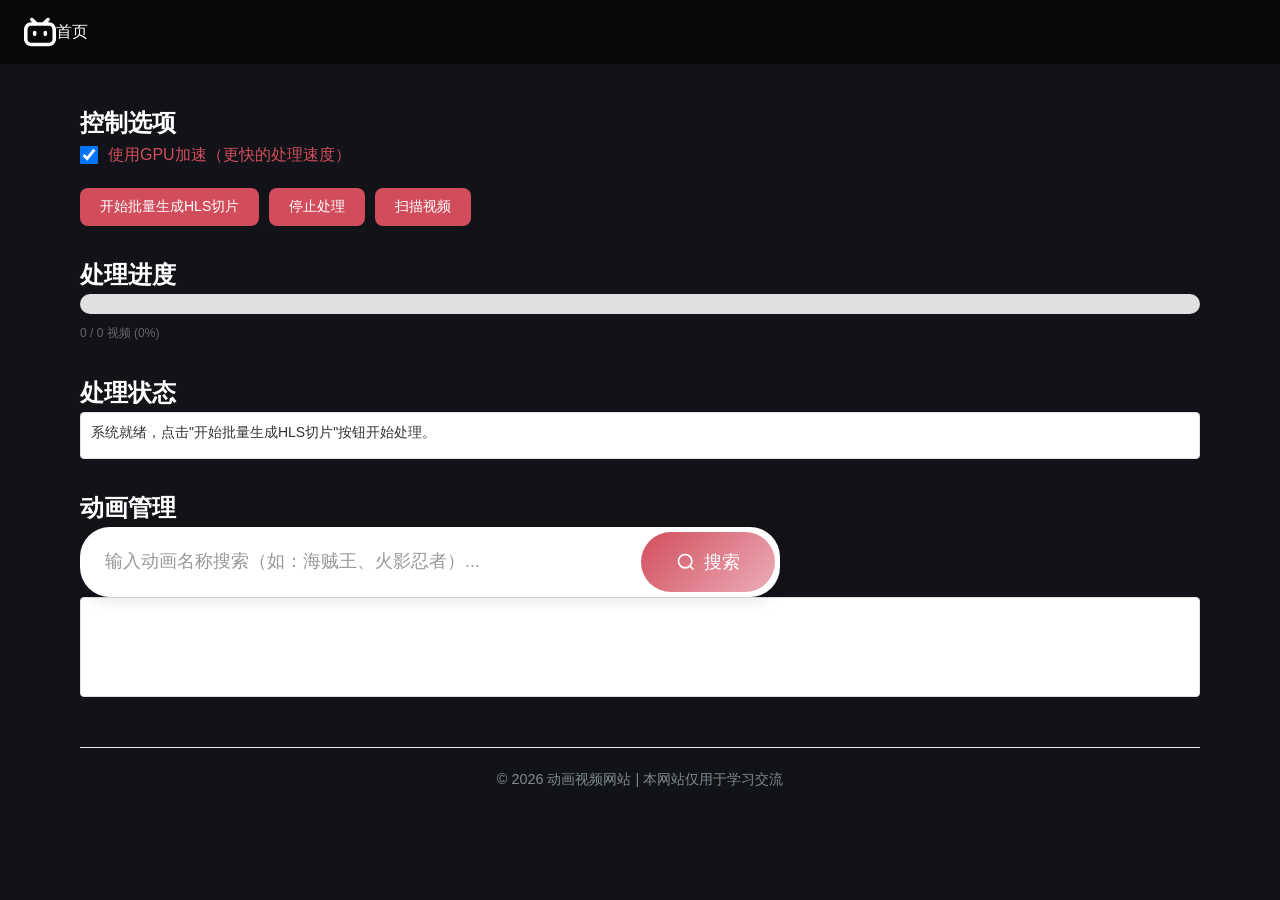
<file: templates/hls.html>
<!DOCTYPE html>
<html lang="zh-CN">

<head>
  <meta charset="UTF-8" />
  <meta name="viewport" content="width=device-width, initial-scale=1.0" />
  <title>批量生成HLS切片</title>
  <link rel="icon" href="/static/favicon.ico" type="image/x-icon">
  <link rel="stylesheet" href="/static/css/style.css" />
  <style>
    .header {
      text-align: center;
      margin-bottom: 40px;
    }



    .controls {
      border-radius: 8px;
      margin-bottom: 30px;
    }

    .controls h2 {
      margin-top: 0;
    }

    .controls-btn {
      display: flex;
      gap: 10px;
    }



    .btn:disabled {
      background-color: #f9f9f9;
      cursor: not-allowed;
    }

    .progress-section {
      margin-bottom: 30px;
    }

    .progress-bar {
      width: 100%;
      height: 20px;
      background-color: #e0e0e0;
      border-radius: 10px;
      overflow: hidden;
      margin-bottom: 10px;
    }

    .progress-fill {
      height: 100%;
      background-color: #D24D5C;
      transition: width 0.3s ease;
      border-radius: 10px;
    }



    .status-section {
      border-radius: 8px;
      margin-bottom: 30px;
    }

    .status-section h2 {
      margin-top: 0;
    }

    .status-log {
      max-height: 300px;
      overflow-y: auto;
      border: 1px solid #e0e0e0;
      border-radius: 4px;
      padding: 10px;
      background-color: #ffffff;
      font-family: monospace;
      font-size: 14px;
      line-height: 1.4;
    }

    .status-log .log-entry {
      margin-bottom: 5px;
    }

    .status-log .log-info {
      color: #333;
    }

    .status-log .log-success {
      color: #34a853;
    }

    .status-log .log-error {
      color: #ea4335;
    }

    .result-section {
      background-color: #f0f7ff;
      padding: 20px;
      border-radius: 8px;
      margin-bottom: 30px;
    }

    .result-section h2 {
      margin-top: 0;
      color: #333;
    }

    .result-stats {
      display: flex;
      gap: 20px;
      margin-bottom: 20px;
    }

    .stat-item {
      background-color: #ffffff;
      padding: 15px;
      border-radius: 4px;
      box-shadow: 0 1px 3px rgba(0, 0, 0, 0.1);
      min-width: 120px;
    }

    .stat-label {
      font-size: 14px;
      color: #666;
      margin-bottom: 5px;
    }

    .stat-value {
      font-size: 24px;
      font-weight: bold;
      color: #333;
    }

    .error-list {
      background-color: #fff3f3;
      padding: 15px;
      border-radius: 4px;
      border-left: 4px solid #ea4335;
    }

    .error-list h3 {
      margin-top: 0;
      color: #ea4335;
    }

    .error-list ul {
      margin: 10px 0;
      padding-left: 20px;
    }

    .error-list li {
      margin-bottom: 5px;
      font-size: 14px;
    }

    .checkbox-group {
      margin-bottom: 20px;
      color: #D24D5C;
    }

    .checkbox-group label {
      display: flex;
      align-items: center;
      gap: 10px;
      font-size: 16px;
      cursor: pointer;
    }

    .checkbox-group input[type="checkbox"] {
      width: 18px;
      height: 18px;
    }





    .search-input:focus {
      border-color: #4285f4;
    }

    .search-results {
      border: 1px solid #e0e0e0;
      border-radius: 4px;
      background-color: #ffffff;
      min-height: 100px;
    }

    .result-item {
      display: flex;
      justify-content: flex-start;
      align-items: center;
      padding: 12px 16px;
      border-bottom: 1px solid #f0f0f0;
    }

    .anime-info {
      flex: 1;
      color: #D24D5C;
    }

    .result-item:last-child {
      border-bottom: none;
    }

    .result-item:hover {
      background-color: #f5f5f5;
    }

    .delete-btn {
      margin-left: auto;
      background-color: #ea4335;
      color: white;
      border: none;
      border-radius: 4px;
      padding: 8px 16px;
      font-size: 14px;
      cursor: pointer;
      transition: background-color 0.3s ease;
    }

    .delete-btn:hover {
      background-color: #d33a2b;
    }
  </style>
</head>

<body>
  <div class="bili-header">
    <div class="bili-header__bar">
      <ul class="left-entry">
        <li>
          <a href="/" class="entry-title"> <svg width="32" height="32" viewBox="0 0 18 18" fill="none"
              xmlns="http://www.w3.org/2000/svg" class="zhuzhan-icon">
              <path fill-rule="evenodd" clip-rule="evenodd"
                d="M3.73252 2.67094C3.33229 2.28484 3.33229 1.64373 3.73252 1.25764C4.11291 0.890684 4.71552 0.890684 5.09591 1.25764L7.21723 3.30403C7.27749 3.36218 7.32869 3.4261 7.37081 3.49407H10.5789C10.6211 3.4261 10.6723 3.36218 10.7325 3.30403L12.8538 1.25764C13.2342 0.890684 13.8368 0.890684 14.2172 1.25764C14.6175 1.64373 14.6175 2.28484 14.2172 2.67094L13.364 3.49407H14C16.2091 3.49407 18 5.28493 18 7.49407V12.9996C18 15.2087 16.2091 16.9996 14 16.9996H4C1.79086 16.9996 0 15.2087 0 12.9996V7.49406C0 5.28492 1.79086 3.49407 4 3.49407H4.58579L3.73252 2.67094ZM4 5.42343C2.89543 5.42343 2 6.31886 2 7.42343V13.0702C2 14.1748 2.89543 15.0702 4 15.0702H14C15.1046 15.0702 16 14.1748 16 13.0702V7.42343C16 6.31886 15.1046 5.42343 14 5.42343H4ZM5 9.31747C5 8.76519 5.44772 8.31747 6 8.31747C6.55228 8.31747 7 8.76519 7 9.31747V10.2115C7 10.7638 6.55228 11.2115 6 11.2115C5.44772 11.2115 5 10.7638 5 10.2115V9.31747ZM12 8.31747C11.4477 8.31747 11 8.76519 11 9.31747V10.2115C11 10.7638 11.4477 11.2115 12 11.2115C12.5523 11.2115 13 10.7638 13 10.2115V9.31747C13 8.76519 12.5523 8.31747 12 8.31747Z"
                fill="currentColor"></path>
            </svg>
            <span>首页</span>
          </a>
        </li>

      </ul>

    </div>
  </div>
  <div class="container">


    <section class="controls">
      <h2>控制选项</h2>
      <div class="checkbox-group">
        <label>
          <input type="checkbox" id="useGPU" checked>
          使用GPU加速（更快的处理速度）
        </label>
      </div>
      <div class="controls-btn">
        <button id="startBtn" class="more-btn">开始批量生成HLS切片</button>
        <button id="stopBtn" class="more-btn" disabled>停止处理</button>
        <button id="scanBtn" class="more-btn">扫描视频</button>
      </div>

    </section>

    <section class="progress-section">
      <h2>处理进度</h2>
      <div class="progress-bar">
        <div class="progress-fill" style="width: 0%"></div>
      </div>
      <div class="progress-text">
        <span id="progressCurrent">0</span> / <span id="progressTotal">0</span> 视频
        <span id="progressPercent">(0%)</span>
      </div>
    </section>

    <section class="status-section">
      <h2>处理状态</h2>
      <div class="status-log" id="statusLog">
        <div class="log-entry log-info">系统就绪，点击"开始批量生成HLS切片"按钮开始处理。</div>
      </div>
    </section>

    <section class="result-section" id="resultSection" style="display: none;">
      <h2>处理结果</h2>
      <div class="result-stats">
        <div class="stat-item">
          <div class="stat-label">总视频数</div>
          <div class="stat-value" id="totalVideos">0</div>
        </div>
        <div class="stat-item">
          <div class="stat-label">成功生成</div>
          <div class="stat-value" id="successVideos">0</div>
        </div>
        <div class="stat-item">
          <div class="stat-label">失败数量</div>
          <div class="stat-value" id="failedVideos">0</div>
        </div>
      </div>
      <div class="error-list" id="errorList" style="display: none;">
        <h3>失败视频列表</h3>
        <ul id="errorItems"></ul>
      </div>
    </section>
    <h2>动画管理</h2>
    <form class="search-form">
      <div class="search-box">
        <input type="text" id="searchInput" placeholder="输入动画名称搜索（如：海贼王、火影忍者）...">
        <button class="search-btn" id="searchBtn">
          <svg class="search-icon" width="20" height="20" viewBox="0 0 24 24" fill="none" stroke="currentColor"
            stroke-width="2">
            <circle cx="11" cy="11" r="8"></circle>
            <line x1="21" y1="21" x2="16.65" y2="16.65"></line>
          </svg>
          搜索
        </button>
      </div>

      <div id="search-suggestions" class="search-suggestions"></div>
    </form>



    <!-- <div class="search-box">
      <input type="text" id="searchInput" placeholder="输入动画名称进行搜索...">
      <button id="searchBtn" class="search-btn">搜索</button>
    </div> -->
    <div class="search-results" id="searchResults">
      <div class="result-item" id="noResults" style="display: none;">
        没有找到匹配的动画
      </div>
    </div>

    <footer class="site-footer">
      <p>© 2026 动画视频网站 | 本网站仅用于学习交流</p>
    </footer>
  </div>

  <script>
    // 全局变量
    let isProcessing = false;
    let lastResponseLength = 0;
    let currentProcessId = null;

    // DOM元素
    const startBtn = document.getElementById('startBtn');
    const stopBtn = document.getElementById('stopBtn');
    const scanBtn = document.getElementById('scanBtn');
    const useGPUCheckbox = document.getElementById('useGPU');
    const progressFill = document.querySelector('.progress-fill');
    const progressCurrent = document.getElementById('progressCurrent');
    const progressTotal = document.getElementById('progressTotal');
    const progressPercent = document.getElementById('progressPercent');
    const statusLog = document.getElementById('statusLog');
    const resultSection = document.getElementById('resultSection');
    const totalVideos = document.getElementById('totalVideos');
    const successVideos = document.getElementById('successVideos');
    const failedVideos = document.getElementById('failedVideos');
    const errorList = document.getElementById('errorList');
    const errorItems = document.getElementById('errorItems');

    // 日志记录函数
    function addLog(message, type = 'info') {
      const logEntry = document.createElement('div');
      logEntry.className = `log-entry log-${type}`;
      logEntry.textContent = `[${new Date().toLocaleTimeString()}] ${message}`;
      statusLog.appendChild(logEntry);
      statusLog.scrollTop = statusLog.scrollHeight;
    }

    // 更新进度条
    function updateProgress(current, total) {
      const percent = total > 0 ? Math.round((current / total) * 100) : 0;
      progressFill.style.width = `${percent}%`;
      progressCurrent.textContent = current;
      progressTotal.textContent = total;
      progressPercent.textContent = `(${percent}%)`;
    }

    // 开始处理
    function startProcessing() {
      if (isProcessing) return;

      // 重置状态
      isProcessing = true;
      startBtn.disabled = true;
      stopBtn.disabled = false;
      progressFill.style.width = '0%';
      progressCurrent.textContent = '0';
      progressTotal.textContent = '0';
      progressPercent.textContent = '(0%)';
      statusLog.innerHTML = '';
      resultSection.style.display = 'none';
      errorList.style.display = 'none';
      errorItems.innerHTML = '';
      lastResponseLength = 0;

      addLog('正在获取视频列表...');

      // 获取视频列表
      fetch('/api/videos')
        .then(response => response.json())
        .then(data => {
          const videos = data.videos || [];
          addLog(`获取到 ${videos.length} 个视频`);

          if (videos.length === 0) {
            addLog('没有找到视频文件，请先添加视频到 static/videos/ 目录', 'error');
            isProcessing = false;
            startBtn.disabled = false;
            stopBtn.disabled = true;
            return;
          }

          // 开始批量处理
          addLog('开始批量生成HLS切片');
          updateProgress(0, videos.length);

          // 发送请求到服务器
          const useGPU = useGPUCheckbox.checked;
          const xhr = new XMLHttpRequest();
          xhr.open('POST', '/api/batch-hls', true);
          xhr.setRequestHeader('Content-Type', 'application/json');
          xhr.responseType = 'text';

          xhr.onprogress = function (event) {
            if (event.lengthComputable) {
              // 这里可以处理请求进度
            }
          };

          xhr.onreadystatechange = function () {
            if (xhr.readyState === 2) {
              // 响应头已接收，获取处理ID
              currentProcessId = xhr.getResponseHeader('X-Process-ID');
              if (currentProcessId) {
                addLog(`处理ID: ${currentProcessId}`, 'info');
              }
            } else if (xhr.readyState === 3) {
              // 接收部分响应数据
              const responseText = xhr.responseText;

              // 只处理新接收的数据
              if (responseText.length > lastResponseLength) {
                const newData = responseText.substring(lastResponseLength);
                const lines = newData.split('\n');

                for (const line of lines) {
                  if (line.startsWith('data: ')) {
                    const dataStr = line.substring(6);
                    if (dataStr) {
                      try {
                        const data = JSON.parse(dataStr);

                        switch (data.type) {
                          case 'progress':
                            updateProgress(data.current, data.total);
                            addLog(`正在处理: ${data.video}`);
                            break;
                          case 'success':
                            addLog(`成功: ${data.video}`, 'success');
                            break;
                          case 'error':
                            addLog(`失败: ${data.video} - ${data.message}`, 'error');
                            break;
                          case 'skipped':
                            addLog(`跳过: ${data.video} - ${data.message}`, 'info');
                            break;
                          case 'stop':
                            addLog(`处理已停止: ${data.message}`, 'info');
                            break;
                          case 'complete':
                            updateProgress(data.total, data.total);
                            addLog(`批量生成完成`, 'success');

                            // 显示结果
                            resultSection.style.display = 'block';
                            totalVideos.textContent = data.total;
                            successVideos.textContent = data.success;
                            failedVideos.textContent = data.failed;

                            // 显示失败列表
                            if (data.errors && data.errors.length > 0) {
                              errorList.style.display = 'block';
                              data.errors.forEach(error => {
                                const li = document.createElement('li');
                                li.textContent = error;
                                errorItems.appendChild(li);
                              });
                            }
                            break;
                        }
                      } catch (error) {
                        // 忽略解析错误，可能是不完整的响应
                      }
                    }
                  }
                }

                // 更新最后处理的响应长度
                lastResponseLength = responseText.length;
              }
            } else if (xhr.readyState === 4) {
              if (xhr.status === 200) {
                // 处理完成
                addLog('批量生成HLS切片完成！');
              } else {
                addLog(`处理失败: ${xhr.statusText || '未知错误'} (状态码: ${xhr.status})`, 'error');
              }
              isProcessing = false;
              startBtn.disabled = false;
              stopBtn.disabled = true;
              currentProcessId = null;
            }
          };

          // 发送数据
          xhr.send(JSON.stringify({
            videos: videos,
            useGPU: useGPU
          }));

        })
        .catch(error => {
          addLog(`获取视频列表失败: ${error.message}`, 'error');
          isProcessing = false;
          startBtn.disabled = false;
          stopBtn.disabled = true;
        });
    }

    // 停止处理
    function stopProcessing() {
      if (!isProcessing) return;

      addLog('正在停止处理...');

      if (currentProcessId) {
        // 发送停止请求到服务器
        fetch('/api/batch-hls/stop?processId=' + currentProcessId, {
          method: 'POST',
          headers: {
            'Content-Type': 'application/json'
          }
        })
          .then(response => response.json())
          .then(data => {
            if (data.message) {
              addLog(`服务器响应: ${data.message}`, 'info');
            } else if (data.error) {
              addLog(`停止失败: ${data.error}`, 'error');
            }
          })
          .catch(error => {
            addLog(`发送停止请求失败: ${error.message}`, 'error');
          });
      }

      // 更新客户端状态
      isProcessing = false;
      startBtn.disabled = false;
      stopBtn.disabled = true;
      addLog('处理已停止');
    }

    // 扫描视频
    function scanVideos() {
      addLog('正在扫描视频...');
      scanBtn.disabled = true;

      // 发送扫描请求到服务器
      fetch('/api/scan-videos', {
        method: 'POST',
        headers: {
          'Content-Type': 'application/json'
        }
      })
        .then(response => response.json())
        .then(data => {
          if (data.status === 'success') {
            addLog(`扫描完成: ${data.message}`, 'success');
          } else {
            addLog(`扫描失败: ${data.error || '未知错误'}`, 'error');
          }
        })
        .catch(error => {
          addLog(`发送扫描请求失败: ${error.message}`, 'error');
        })
        .finally(() => {
          scanBtn.disabled = false;
        });
    }

    // 搜索和删除功能
    const searchInput = document.getElementById('searchInput');
    const searchBtn = document.getElementById('searchBtn');
    const searchResults = document.getElementById('searchResults');
    const noResults = document.getElementById('noResults');

    // 搜索动画
    function searchAnimes() {
      const keyword = searchInput.value.trim();
      if (keyword === '') {
        clearSearchResults();
        showNoResults('请输入搜索关键词');
        return;
      }

      // 发送搜索请求
      fetch(`/api/animes/search?keyword=${encodeURIComponent(keyword)}`)
        .then(response => response.json())
        .then(data => {
          clearSearchResults();
          if (data.animes && data.animes.length > 0) {
            data.animes.forEach(anime => {
              addSearchResult(anime);
            });
          } else {
            showNoResults('没有找到匹配的动画');
          }
        })
        .catch(error => {
          console.error('搜索失败:', error);
          clearSearchResults();
          showNoResults('搜索失败，请稍后重试');
        });
    }

    // 清除搜索结果
    function clearSearchResults() {
      // 保留noResults元素，清除其他结果
      const resultItems = searchResults.querySelectorAll('.result-item:not(#noResults)');
      resultItems.forEach(item => item.remove());
      noResults.style.display = 'none';
    }

    // 显示无结果提示
    function showNoResults(message) {
      noResults.textContent = message;
      noResults.style.display = 'block';
    }

    // 添加搜索结果
    function addSearchResult(anime) {
      const resultItem = document.createElement('div');
      resultItem.className = 'result-item';
      resultItem.innerHTML = `
      <div class="anime-info">
        <strong>${anime.title}</strong>
        <span style="margin-left: 10px; color: #666;">${anime.episodes} 集</span>
      </div>
      <button class="delete-btn" data-folder="${anime.folder_name}">删除</button>
    `;
      searchResults.appendChild(resultItem);

      // 添加删除按钮事件监听
      const deleteBtn = resultItem.querySelector('.delete-btn');
      deleteBtn.addEventListener('click', function () {
        const folderName = this.getAttribute('data-folder');
        if (confirm(`确定要删除动画 "${anime.title}" 吗？`)) {
          deleteAnime(folderName);
        }
      });
    }

    // 删除动画
    function deleteAnime(folderName) {
      // 发送删除请求
      fetch(`/api/animes/delete?folderName=${encodeURIComponent(folderName)}`, {
        method: 'DELETE'
      })
        .then(response => response.json())
        .then(data => {
          if (data.status === 'success') {
            // 删除成功，重新搜索
            searchAnimes();
            alert('动画删除成功！');
          } else {
            alert('删除失败: ' + (data.error || '未知错误'));
          }
        })
        .catch(error => {
          console.error('删除失败:', error);
          alert('删除失败，请稍后重试');
        });
    }

    // 事件监听
    startBtn.addEventListener('click', startProcessing);
    stopBtn.addEventListener('click', stopProcessing);
    scanBtn.addEventListener('click', scanVideos);
    searchBtn.addEventListener('click', function (e) {
      e.preventDefault();
      searchAnimes();
    });
    searchInput.addEventListener('keypress', function (e) {
      if (e.key === 'Enter') {
        e.preventDefault();
        searchAnimes();
      }
    });
  </script>
</body>

</html>
</file>
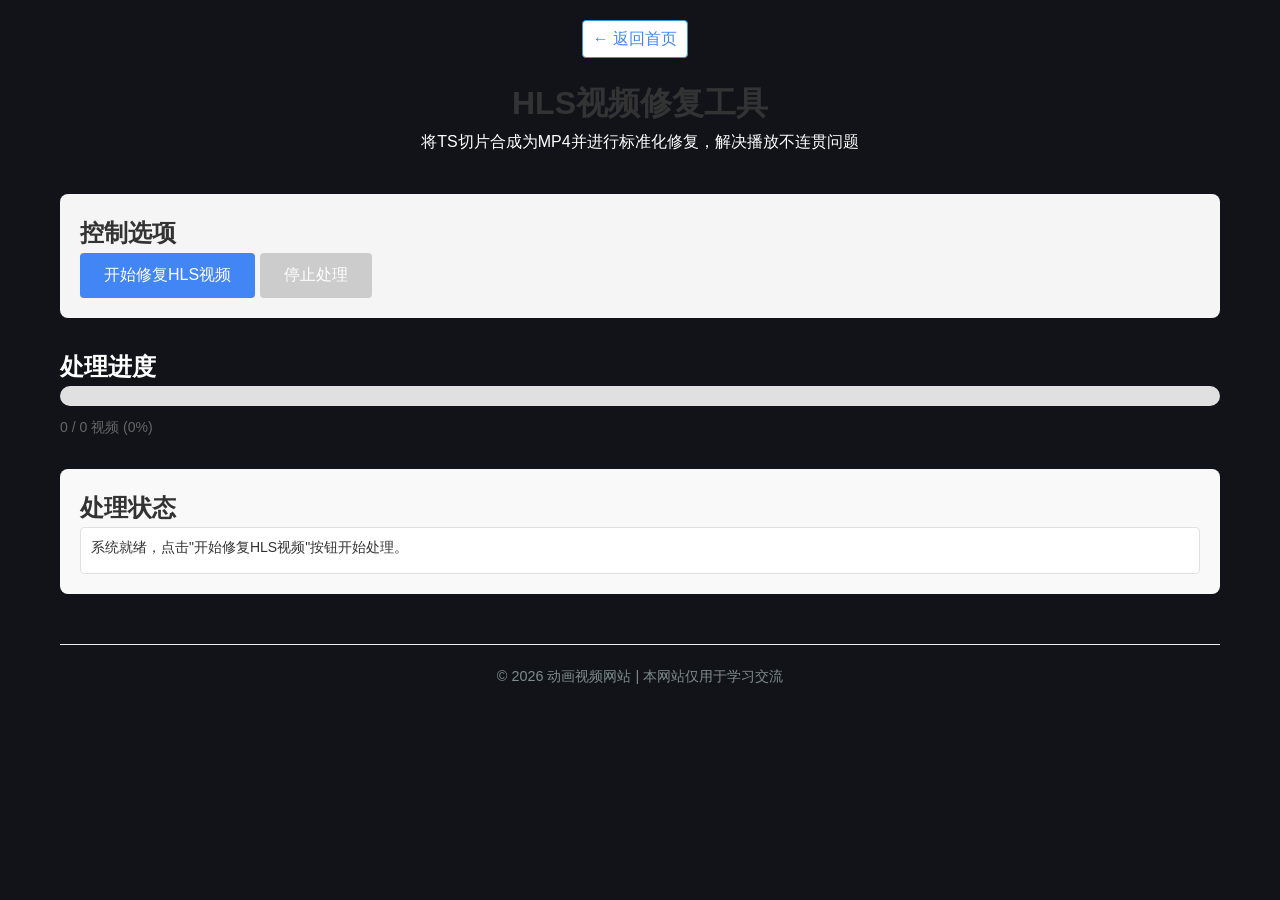
<file: templates/hls_fix.html>
<!DOCTYPE html>
<html lang="zh-CN">
  <head>
    <meta charset="UTF-8" />
    <meta name="viewport" content="width=device-width, initial-scale=1.0" />
    <title>HLS视频修复工具</title>
    <link rel="icon" href="/static/favicon.ico" type="image/x-icon">
    <link rel="stylesheet" href="/static/css/style.css" />
    <style>
      .container {
        max-width: 1200px;
        margin: 0 auto;
        padding: 20px;
      }
      .header {
        text-align: center;
        margin-bottom: 40px;
      }
      .header h1 {
        color: #333;
      }
      .controls {
        background-color: #f5f5f5;
        padding: 20px;
        border-radius: 8px;
        margin-bottom: 30px;
      }
      .controls h2 {
        margin-top: 0;
        color: #333;
      }
      .btn {
        background-color: #4285f4;
        color: white;
        border: none;
        border-radius: 4px;
        padding: 12px 24px;
        font-size: 16px;
        cursor: pointer;
        transition: background-color 0.3s ease;
      }
      .btn:hover {
        background-color: #3367d6;
      }
      .btn:disabled {
        background-color: #cccccc;
        cursor: not-allowed;
      }
      .progress-section {
        margin-bottom: 30px;
      }
      .progress-bar {
        width: 100%;
        height: 20px;
        background-color: #e0e0e0;
        border-radius: 10px;
        overflow: hidden;
        margin-bottom: 10px;
      }
      .progress-fill {
        height: 100%;
        background-color: #4285f4;
        transition: width 0.3s ease;
        border-radius: 10px;
      }
      .progress-text {
        font-size: 14px;
        color: #666;
      }
      .status-section {
        background-color: #f9f9f9;
        padding: 20px;
        border-radius: 8px;
        margin-bottom: 30px;
      }
      .status-section h2 {
        margin-top: 0;
        color: #333;
      }
      .status-log {
        max-height: 400px;
        overflow-y: auto;
        border: 1px solid #e0e0e0;
        border-radius: 4px;
        padding: 10px;
        background-color: #ffffff;
        font-family: monospace;
        font-size: 14px;
        line-height: 1.4;
      }
      .status-log .log-entry {
        margin-bottom: 5px;
      }
      .status-log .log-info {
        color: #333;
      }
      .status-log .log-success {
        color: #34a853;
      }
      .status-log .log-error {
        color: #ea4335;
      }
      .status-log .log-warning {
        color: #fbbc05;
      }
      .result-section {
        background-color: #f0f7ff;
        padding: 20px;
        border-radius: 8px;
        margin-bottom: 30px;
      }
      .result-section h2 {
        margin-top: 0;
        color: #333;
      }
      .result-stats {
        display: flex;
        gap: 20px;
        margin-bottom: 20px;
      }
      .stat-item {
        background-color: #ffffff;
        padding: 15px;
        border-radius: 4px;
        box-shadow: 0 1px 3px rgba(0,0,0,0.1);
        min-width: 120px;
      }
      .stat-label {
        font-size: 14px;
        color: #666;
        margin-bottom: 5px;
      }
      .stat-value {
        font-size: 24px;
        font-weight: bold;
        color: #333;
      }
      .error-list {
        background-color: #fff3f3;
        padding: 15px;
        border-radius: 4px;
        border-left: 4px solid #ea4335;
      }
      .error-list h3 {
        margin-top: 0;
        color: #ea4335;
      }
      .error-list ul {
        margin: 10px 0;
        padding-left: 20px;
      }
      .error-list li {
        margin-bottom: 5px;
        font-size: 14px;
      }
      .back-btn {
        display: inline-block;
        margin-bottom: 20px;
        color: #4285f4;
        text-decoration: none;
        font-size: 16px;
        transition: color 0.3s ease;
      }
      .back-btn:hover {
        color: #3367d6;
        text-decoration: underline;
      }
    </style>
  </head>
  <body>
    <div class="container">
      <header class="header">
        <a href="/" class="back-btn">← 返回首页</a>
        <h1>HLS视频修复工具</h1>
        <p>将TS切片合成为MP4并进行标准化修复，解决播放不连贯问题</p>
      </header>

      <main>
        <section class="controls">
          <h2>控制选项</h2>
          <button id="startBtn" class="btn">开始修复HLS视频</button>
          <button id="stopBtn" class="btn" disabled>停止处理</button>
        </section>

        <section class="progress-section">
          <h2>处理进度</h2>
          <div class="progress-bar">
            <div class="progress-fill" style="width: 0%"></div>
          </div>
          <div class="progress-text">
            <span id="progressCurrent">0</span> / <span id="progressTotal">0</span> 视频
            <span id="progressPercent">(0%)</span>
          </div>
        </section>

        <section class="status-section">
          <h2>处理状态</h2>
          <div class="status-log" id="statusLog">
            <div class="log-entry log-info">系统就绪，点击"开始修复HLS视频"按钮开始处理。</div>
          </div>
        </section>

        <section class="result-section" id="resultSection" style="display: none;">
          <h2>处理结果</h2>
          <div class="result-stats">
            <div class="stat-item">
              <div class="stat-label">总视频数</div>
              <div class="stat-value" id="totalVideos">0</div>
            </div>
            <div class="stat-item">
              <div class="stat-label">修复成功</div>
              <div class="stat-value" id="successVideos">0</div>
            </div>
            <div class="stat-item">
              <div class="stat-label">修复失败</div>
              <div class="stat-value" id="failedVideos">0</div>
            </div>
          </div>
          <div class="error-list" id="errorList" style="display: none;">
            <h3>失败视频列表</h3>
            <ul id="errorItems"></ul>
          </div>
        </section>
      </main>

      <footer class="site-footer">
        <p>© 2026 动画视频网站 | 本网站仅用于学习交流</p>
      </footer>
    </div>

    <script>
      // 全局变量
      let isProcessing = false;
      let lastResponseLength = 0;

      // DOM元素
      const startBtn = document.getElementById('startBtn');
      const stopBtn = document.getElementById('stopBtn');
      const progressFill = document.querySelector('.progress-fill');
      const progressCurrent = document.getElementById('progressCurrent');
      const progressTotal = document.getElementById('progressTotal');
      const progressPercent = document.getElementById('progressPercent');
      const statusLog = document.getElementById('statusLog');
      const resultSection = document.getElementById('resultSection');
      const totalVideos = document.getElementById('totalVideos');
      const successVideos = document.getElementById('successVideos');
      const failedVideos = document.getElementById('failedVideos');
      const errorList = document.getElementById('errorList');
      const errorItems = document.getElementById('errorItems');

      // 日志记录函数
      function addLog(message, type = 'info') {
        const logEntry = document.createElement('div');
        logEntry.className = `log-entry log-${type}`;
        logEntry.textContent = `[${new Date().toLocaleTimeString()}] ${message}`;
        statusLog.appendChild(logEntry);
        statusLog.scrollTop = statusLog.scrollHeight;
      }

      // 更新进度条
      function updateProgress(current, total) {
        const percent = total > 0 ? Math.round((current / total) * 100) : 0;
        progressFill.style.width = `${percent}%`;
        progressCurrent.textContent = current;
        progressTotal.textContent = total;
        progressPercent.textContent = `(${percent}%)`;
      }

      // 开始处理
      function startProcessing() {
        if (isProcessing) return;

        // 重置状态
        isProcessing = true;
        startBtn.disabled = true;
        stopBtn.disabled = false;
        progressFill.style.width = '0%';
        progressCurrent.textContent = '0';
        progressTotal.textContent = '0';
        progressPercent.textContent = '(0%)';
        statusLog.innerHTML = '';
        resultSection.style.display = 'none';
        errorList.style.display = 'none';
        errorItems.innerHTML = '';
        lastResponseLength = 0;

        addLog('开始扫描HLS视频文件...');

        // 发送请求到服务器
        const xhr = new XMLHttpRequest();
        xhr.open('GET', '/api/hls/fix', true);
        xhr.responseType = 'text';

        xhr.onreadystatechange = function() {
          if (xhr.readyState === 3) {
            // 接收部分响应数据
            const responseText = xhr.responseText;
            
            // 只处理新接收的数据
            if (responseText.length > lastResponseLength) {
              const newData = responseText.substring(lastResponseLength);
              const lines = newData.split('\n');
              
              for (const line of lines) {
                if (line.startsWith('data: ')) {
                  const dataStr = line.substring(6);
                  if (dataStr) {
                    try {
                      const data = JSON.parse(dataStr);
                      
                      switch (data.type) {
                        case 'progress':
                          addLog(`正在处理: ${data.anime} - ${data.episode}`, 'info');
                          break;
                        case 'success':
                          addLog(`修复成功: ${data.anime} - ${data.episode}`, 'success');
                          break;
                        case 'error':
                          addLog(`修复失败: ${data.anime} - ${data.episode} - ${data.message}`, 'error');
                          break;
                        case 'warning':
                          addLog(`警告: ${data.anime} - ${data.episode} - ${data.message}`, 'warning');
                          break;
                        case 'info':
                          addLog(`${data.anime} - ${data.episode} - ${data.message}`, 'info');
                          break;
                        case 'overall_progress':
                          updateProgress(data.current, data.total);
                          break;
                        case 'complete':
                          updateProgress(data.total, data.total);
                          addLog(`修复完成！共处理 ${data.total} 个视频，成功 ${data.success} 个，失败 ${data.failed} 个`, 'success');
                          
                          // 显示结果
                          resultSection.style.display = 'block';
                          totalVideos.textContent = data.total;
                          successVideos.textContent = data.success;
                          failedVideos.textContent = data.failed;
                          break;
                        case 'heartbeat':
                          // 忽略心跳消息
                          break;
                      }
                    } catch (error) {
                      // 忽略解析错误，可能是不完整的响应
                    }
                  }
                }
              }
              
              // 更新最后处理的响应长度
              lastResponseLength = responseText.length;
            }
          } else if (xhr.readyState === 4) {
            if (xhr.status === 200) {
              // 处理完成
              addLog('HLS视频修复处理完成！');
            } else {
              addLog(`处理失败: ${xhr.statusText || '未知错误'} (状态码: ${xhr.status})`, 'error');
            }
            isProcessing = false;
            startBtn.disabled = false;
            stopBtn.disabled = true;
          }
        };

        // 发送请求
        xhr.send();
      }

      // 停止处理
      function stopProcessing() {
        if (!isProcessing) return;

        addLog('正在停止处理...');

        // 更新客户端状态
        isProcessing = false;
        startBtn.disabled = false;
        stopBtn.disabled = true;
        addLog('处理已停止');
      }

      // 事件监听
      startBtn.addEventListener('click', startProcessing);
      stopBtn.addEventListener('click', stopProcessing);
    </script>
  </body>
</html>
</file>
<file: static/css/style.css>
/* ========================== 全局样式重置 ========================== */
* {
  margin: 0;
  padding: 0;
  box-sizing: border-box;
  font-family: "Microsoft YaHei", Arial, sans-serif;
}

body {
  background-color: #111319;
  color: #FFFFFF;
  line-height: 1.6;
}

/* ========================== 通用容器样式 ========================== */
.container {
  max-width: 1920px;
  margin: 0 auto;
  padding: 20px 80px;
  width: 100%;
}

/* ========================== 头部样式 ========================== */
/* 哔哩哔哩风格头部 */
.bili-header {
  position: relative;
  width: 100%;
  background: #07080A;
  box-shadow: 0 2px 8px rgba(0, 0, 0, 0.1);
  margin-bottom: 20px;
  color: #FFFFFF;
}

.bili-header .bili-header__bar {
  display: flex;
  align-items: center;
  justify-content: space-between;
  padding: 0 24px;
  max-width: 2560px;
  width: 100%;
  height: 64px;
  margin: 0 auto;
  flex-wrap: nowrap;
}

.bili-header .left-entry {
  display: flex;
  align-items: center;
  flex-shrink: 0;
  margin-right: 20px;
}

.bili-header .right-entry {
  display: flex;
  align-items: center;
  flex-shrink: 0;
  margin-left: 20px;
}

.bili-header .search-form {
  flex: 1;
  min-width: 0;
  margin: 0;
}

.bili-header .search-box {
  width: 100%;
  max-width: 400px;
}

.bili-header .search-form input {
  padding: 10px 15px;
  font-size: 1rem;
}

.bili-header .search-btn {
  padding: 10px 20px;
  font-size: 1rem;
}

.bili-header .entry-title {
  display: flex;
  align-items: center;
  text-decoration: none;
  color: #FFFFFF;
  font-size: 1rem;
  font-weight: 500;
  margin-right: 8px;
}

.bili-header .bili-logo {
  margin-right: 8px;
  vertical-align: middle;
}

.bili-header .default-entry {
  display: flex;
  align-items: center;
  text-decoration: none;
  color: #FFFFFF;
  font-size: 1rem;
  font-weight: 500;
  margin-right: 8px;
}

.bili-header .left-entry li,
.bili-header .right-entry li {
  list-style: none;
}

.bili-header .bili-header__nav-link {
  text-decoration: none;
  color: #FFFFFF;
  font-size: 1rem;
  font-weight: 500;
  padding: 0 12px;
}

/* 站点头部 */
.site-header {
  text-align: center;
  margin-bottom: 30px;
  padding-bottom: 20px;
  border-bottom: 1px solid #eee;
}

.site-header h1 {
  color: #2c3e50;
  font-size: 2.2rem;
  margin-bottom: 10px;
}

.site-header p {
  color: #7f8c8d;
  font-size: 1.1rem;
}

/* 顶部导航栏 */
.header-top {
  display: flex;
  justify-content: space-between;
  align-items: center;
  margin-bottom: 15px;
  flex-wrap: wrap;
  gap: 20px;
}

.header-top h1 {
  margin: 0;
  font-size: 2.2rem;
  flex-shrink: 0;
}

.header-top .header-nav {
  margin: 0;
  display: flex;
  gap: 15px;
  align-items: center;
}

.header-top .nav-link {
  margin: 0;
  padding: 8px 16px;
}

/* 头部导航通用 */
.header-nav {
  margin-top: 15px;
  display: flex;
  justify-content: center;
  gap: 15px;
}

.nav-link {
  display: inline-block;
  padding: 8px 16px;
  background: #fff;
  color: #3498db;
  text-decoration: none;
  border: 1px solid #3498db;
  border-radius: 20px;
  font-size: 1rem;
  transition: all 0.3s ease;
}

.nav-link:hover {
  background: #3498db;
  color: #fff;
  transform: translateY(-1px);
  box-shadow: 0 4px 8px rgba(0, 0, 0, 0.1);
}

/* 返回按钮 */
.back-btn {
  display: inline-block;
  position: relative;
  color: #3498db;
  text-decoration: none;
  font-size: 1rem;
  padding: 5px 10px;
  border-radius: 4px;
  background: #fff;
  border: 1px solid #3498db;
  margin-right: 10px;
  margin-bottom: 15px;
}

.back-btn:hover {
  background: #3498db;
  color: #fff;
  transition: all 0.3s ease;
}

/* ========================== 搜索相关样式 ========================== */
/* 主内容区域 */
.main-content {
  display: flex;
  flex-direction: column;
  gap: 40px;
}

/* 搜索区域 */
.search-section {
  display: flex;
  flex-direction: column;
  align-items: center;
  padding: 20px;
  background: white;
  border-radius: 12px;
  margin-top: 15px;
  margin-bottom: 15px;
  box-shadow: 0 2px 10px rgba(0, 0, 0, 0.08);
  border: 1px solid #eee;
}

.search-form {
  width: 100%;
  max-width: 700px;
  position: relative;
}

.search-box {
  display: flex;
  background: #fff;
  border-radius: 30px;
  box-shadow: 0 4px 15px rgba(0, 0, 0, 0.1);
  overflow: hidden;
  transition: box-shadow 0.3s ease;
}

.search-box:focus-within {
  box-shadow: 0 6px 20px rgba(0, 0, 0, 0.15);
}

.search-form input {
  flex: 1;
  padding: 18px 25px;
  font-size: 1.1rem;
  border: none;
  outline: none;
  background: transparent;
  color: #D24D5C;
}

.search-form input::placeholder {
  color: #999;
}

.search-btn {
  display: flex;
  align-items: center;
  gap: 8px;
  padding: 18px 35px;
  background: linear-gradient(135deg, #D24D5C, #ECAEB9);
  color: #FFFFFF;
  border: none;
  border-radius: 30px;
  font-size: 1.1rem;
  font-weight: 500;
  cursor: pointer;
  transition: all 0.3s ease;
  margin: 5px;
}

.search-btn:hover {
  background: linear-gradient(135deg, #f4796a, #efeec6);
  transform: translateY(-1px);
  box-shadow: 0 4px 12px rgba(52, 152, 219, 0.3);
}

.search-icon {
  width: 20px;
  height: 20px;
  stroke: currentColor;
}

/* 搜索建议 */
.search-suggestions {
  position: absolute;
  top: 100%;
  left: 0;
  right: 0;
  background: #fff;
  border-radius: 12px;
  box-shadow: 0 8px 25px rgba(0, 0, 0, 0.15);
  margin-top: 8px;
  max-height: 300px;
  overflow-y: auto;
  z-index: 1000;
  display: none;
}

.search-suggestions.show {
  display: block;
}

.search-suggestion-item {
  padding: 12px 20px;
  cursor: pointer;
  transition: all 0.2s ease;
  border-bottom: 1px solid #f0f0f0;
  display: flex;
  align-items: center;
  gap: 12px;
}

.search-suggestion-item:last-child {
  border-bottom: none;
}

.search-suggestion-item:hover {
  background-color: #f8f9fa;
  padding-left: 25px;
}

.search-suggestion-item .icon {
  color: #667eea;
  font-size: 14px;
}

/* 搜索历史/热门搜索 */
.search-history,
.hot-searches {
  margin-top: 20px;
  background: rgba(255, 255, 255, 0.1);
  border-radius: 12px;
  padding: 20px;
  backdrop-filter: blur(10px);
  width: 100%;
  max-width: 700px;
}

.search-history h3,
.hot-searches h3 {
  color: #fff;
  font-size: 1rem;
  font-weight: 500;
  margin-bottom: 15px;
  display: flex;
  align-items: center;
  gap: 8px;
}

.search-tags {
  display: flex;
  flex-wrap: wrap;
  gap: 10px;
}

.search-tag {
  display: inline-block;
  padding: 8px 16px;
  background: rgba(255, 255, 255, 0.2);
  color: #fff;
  text-decoration: none;
  border-radius: 20px;
  font-size: 0.9rem;
  transition: all 0.3s ease;
  border: 1px solid rgba(255, 255, 255, 0.3);
}

.search-tag:hover {
  background: rgba(255, 255, 255, 0.3);
  transform: translateY(-1px);
  box-shadow: 0 4px 12px rgba(0, 0, 0, 0.1);
}

/* ========================== 动画相关样式 ========================== */
/* 动画区域 */
.anime-section {
  margin-top: 40px;
}

.anime-section h2 {
  font-size: 1.8rem;
  color: #FFFFFF;
  margin-bottom: 25px;
  padding-bottom: 10px;
  border-bottom: 2px solid #ECAEB9;
}

/* 查看更多按钮 */
.more-section {
  display: flex;
  justify-content: center;
  margin-top: 20px;
}

.more-btn {
  background-color: #D24D5C;
  color: white;
  border: none;
  border-radius: 8px;
  padding: 10px 20px;
  font-size: 14px;
  cursor: pointer;
  display: flex;
  align-items: center;
  gap: 8px;
  transition: background-color 0.3s ease;
}

.more-btn:hover {
  background-color: #ECAEB9;
}

.more-icon {
  transition: transform 0.3s ease;
}

.more-btn:hover .more-icon {
  transform: translateY(2px);
}

/* 动画网格 */
.anime-grid {
  display: grid;
  grid-template-columns: repeat(auto-fill, 300px);
  gap: 25px;
  margin-top: 30px;
  justify-content: center;
  padding: 0 20px;
}

/* 动画卡片 */
.anime-card {
  background: inherit;
  overflow: hidden !important;
  transition: all 0.3s ease !important;
  width: 100% !important;
  max-width: none !important;
  height: auto !important;
  display: flex !important;
  flex-direction: column !important;
  margin: 0 !important;
  padding: 0 !important;
  flex-shrink: 0 !important;
}

.anime-card:hover {
  transform: translateY(-5px) !important;
}

/* 动画封面 */
.anime-cover {
  position: relative;
  overflow: hidden;
  width: 100%;
  height: 200px;
  background: linear-gradient(135deg, #f5f7fa 0%, #c3cfe2 100%);
  border-radius: 8px !important;
}

.anime-cover img {
  position: absolute !important;
  top: 0 !important;
  left: 0 !important;
  width: 100% !important;
  height: 100% !important;
  object-fit: cover !important;
  transition: transform 0.4s ease !important;
  max-width: 100% !important;
  max-height: 200px !important;
  display: block !important;
}

.anime-card:hover .anime-cover img {
  transform: scale(1.08) !important;
}

/* 集数徽章 */
.episode-badge {
  position: absolute;
  top: 8px;
  left: 8px;
  background: rgba(255, 107, 107, 0.9);
  color: #fff;
  padding: 4px 8px;
  border-radius: 20px;
  font-size: 0.8rem;
  font-weight: 600;
  z-index: 2;
  box-shadow: 0 2px 8px rgba(0, 0, 0, 0.2);
}

/* 动画链接/标题链接 */
.anime-link,
.anime-title-link {
  text-decoration: none;
  color: inherit;
  display: block;
  width: 100%;
}

.anime-link {
  height: 100%;
}

/* 动画卡片标题 */
.anime-card-title {
  font-size: 1.1rem;
  color: #FFFFFF;
  text-align: center;
  line-height: 1.4;
  transition: color 0.3s ease;
  margin: 0;
  font-weight: 600;
  display: -webkit-box;
  -webkit-line-clamp: 2;
  -webkit-box-orient: vertical;
  overflow: hidden;
  text-overflow: ellipsis;
}

.anime-card:hover .anime-card-title {
  color: #f4796a;
}

/* 无动画提示 */
.no-anime {
  grid-column: 1 / -1;
  text-align: center;
  padding: 60px 20px;
  background-color: #fff;
  border-radius: 12px;
  box-shadow: 0 4px 15px rgba(0, 0, 0, 0.1);
}

.no-anime p {
  font-size: 1.2rem;
  color: #7f8c8d;
  margin: 0;
}

/* 摘要 */
.summary {
  color: #555;
  font-size: 0.95rem;
  display: -webkit-box;
  -webkit-line-clamp: 3;
  -webkit-box-orient: vertical;
  overflow: hidden;
  margin-bottom: 15px;
}

/* 操作按钮 */
.action-buttons {
  display: flex;
  justify-content: center;
  flex-wrap: wrap;
  gap: 10px;
}

.play-btn {
  display: inline-block;
  padding: 10px 25px;
  background-color: #2ecc71;
  color: #fff;
  text-decoration: none;
  border-radius: 6px;
  font-size: 1rem;
  transition: background-color 0.3s ease;
}

.play-btn:hover {
  background-color: #27ae60;
}

.no-video {
  display: inline-block;
  padding: 10px 25px;
  background-color: #e74c3c;
  color: #fff;
  border-radius: 6px;
  font-size: 1rem;
}

/* 多集视频列表 */
.episode-list {
  width: 100%;
  margin-top: 10px;
}

.episode-title {
  font-size: 0.9rem;
  color: #333;
  margin-bottom: 8px;
  text-align: left;
}

.episode-btn {
  display: inline-block;
  padding: 8px 16px;
  background: #f0f2f5;
  color: #333;
  text-decoration: none;
  border-radius: 20px;
  font-size: 0.85rem;
  font-weight: 500;
  transition: all 0.2s ease;
  border: 1px solid transparent;
  margin: 0 5px 8px 0;
}

.episode-btn:hover {
  background: #D24D5C;
  color: #fff;
  transform: translateY(-1px);
}

/* ========================== 搜索结果样式 ========================== */
/* 结果头部 */
.search-result-header {
  background: #fff;
  padding: 20px;
  border-radius: 12px;
  box-shadow: 0 2px 10px rgba(0, 0, 0, 0.08);
  margin-bottom: 30px;
}

.header-content {
  margin-bottom: 20px;
}

.search-result-info h1 {
  font-size: 1.8rem;
  color: #2c3e50;
  margin-bottom: 8px;
}

.result-count {
  color: #7f8c8d;
  font-size: 0.95rem;
}

.result-search-form {
  max-width: 600px;
  margin: 0 auto;
}

/* 结果容器 */
.results-container {
  display: flex;
  flex-direction: column;
  gap: 20px;
}

/* 结果卡片 */
.result-card {
  display: flex;
  background: #fff;
  border-radius: 12px;
  overflow: hidden;
  box-shadow: 0 4px 15px rgba(0, 0, 0, 0.08);
  transition: all 0.3s ease;
}

.result-card:hover {
  transform: translateY(-2px);
  box-shadow: 0 6px 20px rgba(0, 0, 0, 0.12);
}

.result-card-left {
  width: 300px;
  flex-shrink: 0;
  position: relative;
}

.result-cover {
  position: relative;
  width: 100%;
  height: 200px;
  overflow: hidden;
  background: #f0f0f0;
  border-radius: 8px;
}

.result-cover img {
  width: 100%;
  height: 100%;
  object-fit: cover;
  transition: transform 0.3s ease;
  max-width: 100%;
  max-height: 100%;
  display: block;
}

.result-card:hover .result-cover img {
  transform: scale(1.05);
}

.play-overlay {
  position: absolute;
  top: 0;
  left: 0;
  right: 0;
  bottom: 0;
  background: rgba(0, 0, 0, 0.4);
  display: flex;
  justify-content: center;
  align-items: center;
  opacity: 0;
  transition: opacity 0.3s ease;
  cursor: pointer;
}

.result-cover:hover .play-overlay {
  opacity: 1;
}

.play-icon {
  color: #fff;
  stroke-width: 2;
  filter: drop-shadow(0 2px 4px rgba(0, 0, 0, 0.3));
}

.result-card-right {
  flex: 1;
  padding: 20px;
  display: flex;
  flex-direction: column;
  gap: 12px;
}

.result-title {
  font-size: 1.4rem;
  color: #2c3e50;
  font-weight: 600;
  margin: 0;
}

.result-meta {
  display: flex;
  align-items: center;
  gap: 15px;
  flex-wrap: wrap;
}

.score-badge {
  display: inline-flex;
  align-items: center;
  padding: 4px 12px;
  background: linear-gradient(135deg, #ffb400, #ff8c00);
  color: #fff;
  border-radius: 15px;
  font-size: 0.9rem;
  font-weight: 600;
}

.result-summary {
  color: #555;
  font-size: 0.95rem;
  line-height: 1.6;
  margin: 0;
  flex: 1;
  display: -webkit-box;
  -webkit-line-clamp: 3;
  -webkit-box-orient: vertical;
  overflow: hidden;
}

.result-actions {
  margin-top: auto;
}

.episode-selector h4 {
  font-size: 1rem;
  color: #333;
  margin-bottom: 10px;
  font-weight: 500;
}

.episode-buttons {
  display: flex;
  flex-wrap: wrap;
  gap: 8px;
}

.no-episodes {
  color: #e74c3c;
  font-size: 0.9rem;
  font-weight: 500;
}

/* 无结果提示 */
.no-result {
  text-align: center;
  padding: 80px 20px;
  background: #fff;
  border-radius: 12px;
  box-shadow: 0 4px 15px rgba(0, 0, 0, 0.08);
}

.no-result-icon {
  margin-bottom: 20px;
  opacity: 0.3;
}

.no-result h2 {
  font-size: 1.5rem;
  color: #2c3e50;
  margin-bottom: 10px;
}

.no-result p {
  font-size: 1.1rem;
  color: #7f8c8d;
  margin-bottom: 30px;
  max-width: 500px;
  margin-left: auto;
  margin-right: auto;
}

.home-btn {
  display: inline-block;
  padding: 12px 30px;
  background: linear-gradient(135deg, #3498db, #2980b9);
  color: #fff;
  text-decoration: none;
  border-radius: 25px;
  font-size: 1rem;
  font-weight: 500;
  transition: all 0.3s ease;
}

.home-btn:hover {
  background: linear-gradient(135deg, #2980b9, #21618c);
  transform: translateY(-1px);
  box-shadow: 0 4px 12px rgba(52, 152, 219, 0.3);
}

.retry-search {
  width: 100%;
  max-width: 400px;
}

.retry-search .search-box {
  background: #f8f9fa;
  border: 1px solid #e0e0e0;
}

/* ========================== 历史记录样式 ========================== */
.history-container {
  max-width: 1200px;
  margin: 0 auto;
  padding: 20px;
}

.history-header {
  display: flex;
  justify-content: space-between;
  align-items: center;
  margin-bottom: 20px;
  flex-wrap: wrap;
  gap: 15px;
}

.history-title {
  font-size: 24px;
  font-weight: bold;
  color: #FFFFFF;
}

/* 通用按钮 */
.btn {
  padding: 8px 16px;
  border: none;
  border-radius: 4px;
  cursor: pointer;
  font-size: 14px;
  font-weight: 500;
  text-decoration: none;
  display: inline-block;
  text-align: center;
}

.btn-primary {
  background-color: #4285f4;
  color: white;
}

.btn-primary:hover {
  background-color: #3367d6;
}

.btn-danger {
  background-color: #ea4335;
  color: white;
}

.btn-danger:hover {
  background-color: #d3302f;
}

/* 空历史提示 */
.empty-history {
  text-align: center;
  padding: 60px 20px;
  color: #666;
  background-color: #f5f5f5;
  border-radius: 8px;
  margin: 20px 0;
}

.empty-history h3 {
  margin-bottom: 10px;
  color: #333;
}

/* 历史列表 */
.history-list {
  display: flex;
  flex-direction: column;
  gap: 20px;
}

.history-item {
  background-color: white;
  border-radius: 8px;
  box-shadow: 0 2px 8px rgba(0, 0, 0, 0.1);
  padding: 15px;
  transition: all 0.3s ease;
}

.history-item:hover {
  box-shadow: 0 4px 12px rgba(0, 0, 0, 0.15);
  transform: translateY(-2px);
}

.history-item-header {
  display: flex;
  justify-content: space-between;
  align-items: flex-start;
  margin-bottom: 10px;
  flex-wrap: wrap;
  gap: 10px;
  color: #D24D5C;
}

.anime-title {
  font-size: 18px;
  font-weight: bold;
  color: #333;
  margin: 0;
}

.episode-info {
  font-size: 14px;
  color: #666;
  margin: 5px 0;
}

/* 进度条 */
.progress-container {
  margin: 10px 0;
}

.progress-bar {
  width: 100%;
  height: 8px;
  background-color: #e0e0e0;
  border-radius: 4px;
  overflow: hidden;
  margin-bottom: 5px;
}

.progress-fill {
  height: 100%;
  background-color: #D24D5C;
  border-radius: 4px;
  transition: width 0.3s ease;
}

.progress-text {
  justify-content: space-between;
  font-size: 12px;
  color: #666;
}

/* 历史项底部 */
.history-item-footer {
  display: flex;
  justify-content: space-between;
  align-items: center;
  margin-top: 15px;
  flex-wrap: wrap;
  gap: 10px;
}

.last-played {
  font-size: 12px;
  color: #888;
}

.play-button {
  background-color: #D24D5C;
  color: white;
  border: none;
  padding: 8px 16px;
  border-radius: 4px;
  cursor: pointer;
  font-size: 14px;
  font-weight: 500;
  text-decoration: none;
  display: inline-block;
  text-align: center;
}

.play-button:hover {
  background-color: #ECAEB9;
}

.clear-all-btn {
  background-color: #f44336;
  color: white;
  border: none;
  padding: 8px 16px;
  border-radius: 4px;
  cursor: pointer;
  font-size: 14px;
}

.clear-all-btn:hover {
  background-color: #d32f2f;
}

/* 分组标题 */
.group-title {
  font-size: 20px;
  font-weight: bold;
  color: #FFFFFF;
  margin: 20px 0 10px 0;
  padding-bottom: 5px;
  border-bottom: 2px solid #ECAEB9;
}

/* 历史统计 */
.history-stats {
  background-color: #f5f5f5;
  padding: 15px;
  border-radius: 8px;
  margin-bottom: 20px;
  font-size: 14px;
  color: #666;
}

/* ========================== 页脚样式 ========================== */
.site-footer {
  text-align: center;
  margin-top: 50px;
  padding-top: 20px;
  border-top: 1px solid #eee;
  color: #7f8c8d;
  font-size: 0.9rem;
}

/* ========================== 响应式适配 (重构版) ========================== */
/* 基础移动端适配 (768px及以下) */
@media (max-width: 768px) {
  /* 1. 全局容器适配 - 修复背景冲突，优化内边距 */
  .container {
    max-width: 100%;
    margin: 0 auto;
    padding: 10px 15px; /* 左右保留合理内边距，避免内容贴边 */
    width: 100%;
    background: inherit; /* 继承body的深色背景，避免原白色背景冲突 */
  }

  /* 2. 哔哩哔哩风格头部重构 - 更紧凑的移动端布局 */
  .bili-header {
    position: sticky; /* 移动端头部吸顶，提升体验 */
    top: 0;
    z-index: 999;
  }

  .bili-header .bili-header__bar {
    display: grid;
    height: 56px; /* 降低头部高度，适配移动端 */
    padding: 0 12px;
    gap: 8px;
    align-items: center;
  }

  .bili-header .left-entry {
    margin-right: 8px;
    flex: 0 0 auto;
  }

  .bili-header .right-entry {
    margin-left: 8px;
    flex: 0 0 auto;
  }

  .bili-header .search-form {
    flex: 1;
    min-width: 120px; /* 保证搜索框最小宽度 */
  }

  .bili-header .search-box {
    max-width: none;
  }

  /* 移动端头部文字/按钮优化 */
  .bili-header .entry-title,
  .bili-header .default-entry,
  .bili-header .bili-header__nav-link {
    font-size: 0.85rem;
    margin-right: 6px;
  }

  .bili-header .bili-header__nav-link {
    padding: 0 8px;
  }

  /* 搜索框/按钮适配 */
  .bili-header .search-form input {
    padding: 6px 10px;
    font-size: 0.85rem;
  }

  .bili-header .search-btn {
    padding: 6px 12px;
    font-size: 0.85rem;
    margin: 3px;
  }

  /* 3. 站点头部适配 */
  .site-header {
    margin-bottom: 20px;
    padding-bottom: 15px;
  }

  .site-header h1 {
    font-size: 1.8rem;
  }

  .site-header p {
    font-size: 1rem;
  }

  /* 4. 顶部导航栏适配 */
  .header-top {
    flex-direction: column;
    align-items: flex-start;
    gap: 10px;
    margin-bottom: 10px;
  }

  .header-top h1 {
    font-size: 1.8rem;
  }

  .header-top .header-nav {
    width: 100%;
    justify-content: flex-start;
    overflow-x: auto; /* 导航项过多时横向滚动 */
    padding-bottom: 5px;
    gap: 8px;
  }

  .header-top .nav-link {
    padding: 6px 12px;
    font-size: 0.9rem;
    white-space: nowrap; /* 避免导航文字换行 */
  }

  /* 5. 返回按钮适配 */
  .back-btn {
    padding: 6px 12px;
    font-size: 0.9rem;
    margin-bottom: 15px;
    display: inline-block;
    position: static;
  }

  /* 6. 搜索区域适配 */
  .search-section {
    padding: 15px 10px;
    margin-top: 10px;
    margin-bottom: 10px;
  }

  .search-form input {
    padding: 12px 18px;
    font-size: 1rem;
  }

  .search-btn {
    padding: 12px 20px;
    font-size: 1rem;
    gap: 4px;
  }

  /* 搜索历史/热门搜索适配 */
  .search-history,
  .hot-searches {
    padding: 15px;
    margin-top: 15px;
  }

  .search-tag {
    padding: 6px 12px;
    font-size: 0.85rem;
  }

  /* 7. 动画区域适配 - 更适合移动端的网格 */
  .anime-section h2 {
    font-size: 1.5rem;
    margin-bottom: 20px;
  }

  .anime-grid {
    grid-template-columns: repeat(auto-fill, minmax(110px, 1fr)); /* 自适应列数，最小宽度更小 */
    gap: 15px;
    padding: 0 10px;
  }

  .anime-cover {
    height: 146px; /* 按比例缩小封面高度 */
  }

  .anime-card-title {
    font-size: 1rem;
  }

  .episode-badge {
    padding: 2px 6px;
    font-size: 0.7rem;
  }

  /* 8. 搜索结果适配 - 移动端友好的布局 */
  .search-result-header {
    padding: 15px;
    margin-bottom: 20px;
  }

  .search-result-info h1 {
    font-size: 1.5rem;
  }

  /* 结果卡片改为垂直布局 */
  .result-card {
    flex-direction: column;
  }

  .result-card-left {
    width: 100%;
    height: auto;
  }

  .result-cover {
    height: 200px; /* 移动端封面高度优化 */
    border-radius: 8px 8px 0 0;
  }

  .result-card-right {
    padding: 15px;
    gap: 10px;
  }

  .result-title {
    font-size: 1.2rem;
  }

  .result-summary {
    font-size: 0.9rem;
    -webkit-line-clamp: 4; /* 增加显示行数，提升信息展示 */
  }

  /* 9. 历史记录页面适配 */
  .history-container {
    padding: 10px 15px;
  }

  .history-header {
    gap: 10px;
    margin-bottom: 15px;
  }

  .history-title {
    font-size: 20px;
  }

  /* 按钮适配 - 增大移动端点击区域 */
  .btn,
  .play-button,
  .clear-all-btn {
    padding: 10px 18px;
    font-size: 0.9rem;
    min-height: 44px; /* 符合移动端可点击区域最小尺寸规范 */
    min-width: 80px;
  }

  .history-item {
    padding: 12px;
  }

  .anime-title {
    font-size: 16px;
  }

  /* 10. 无结果/无动画提示适配 */
  .no-result,
  .no-anime,
  .empty-history {
    padding: 40px 15px;
  }

  .no-result h2 {
    font-size: 1.3rem;
  }

  .no-result p,
  .no-anime p,
  .empty-history p {
    font-size: 1rem;
  }

  /* 11. 页脚适配 */
  .site-footer {
    margin-top: 30px;
    font-size: 0.85rem;
    padding: 15px 0;
  }

  /* 12. 动画播放按钮/集数按钮适配 */
  .play-btn,
  .no-video,
  .episode-btn {
    padding: 8px 20px;
    font-size: 0.9rem;
    min-height: 40px;
  }

  .episode-btn {
    padding: 6px 12px;
    font-size: 0.8rem;
  }
}

/* 针对小屏手机的额外适配 (480px及以下) */
@media (max-width: 480px) {
  /* 进一步简化头部 */
  .bili-header .bili-header__bar {
    height: 50px;
  }

  /* 隐藏头部非核心导航项 (可选，根据需求调整) */
  .bili-header .right-entry li:not(:first-child) {
    display: none;
  }

  /* 动画网格更紧凑 */
  .anime-grid {
    grid-template-columns: repeat(auto-fill, minmax(90px, 1fr));
    gap: 10px;
  }

  .anime-cover {
    height: 120px;
  }

  /* 搜索按钮文字隐藏，只保留图标 (可选) */
  .search-btn span {
    display: none;
  }

  .search-btn {
    padding: 12px 15px;
  }
}
</file>
